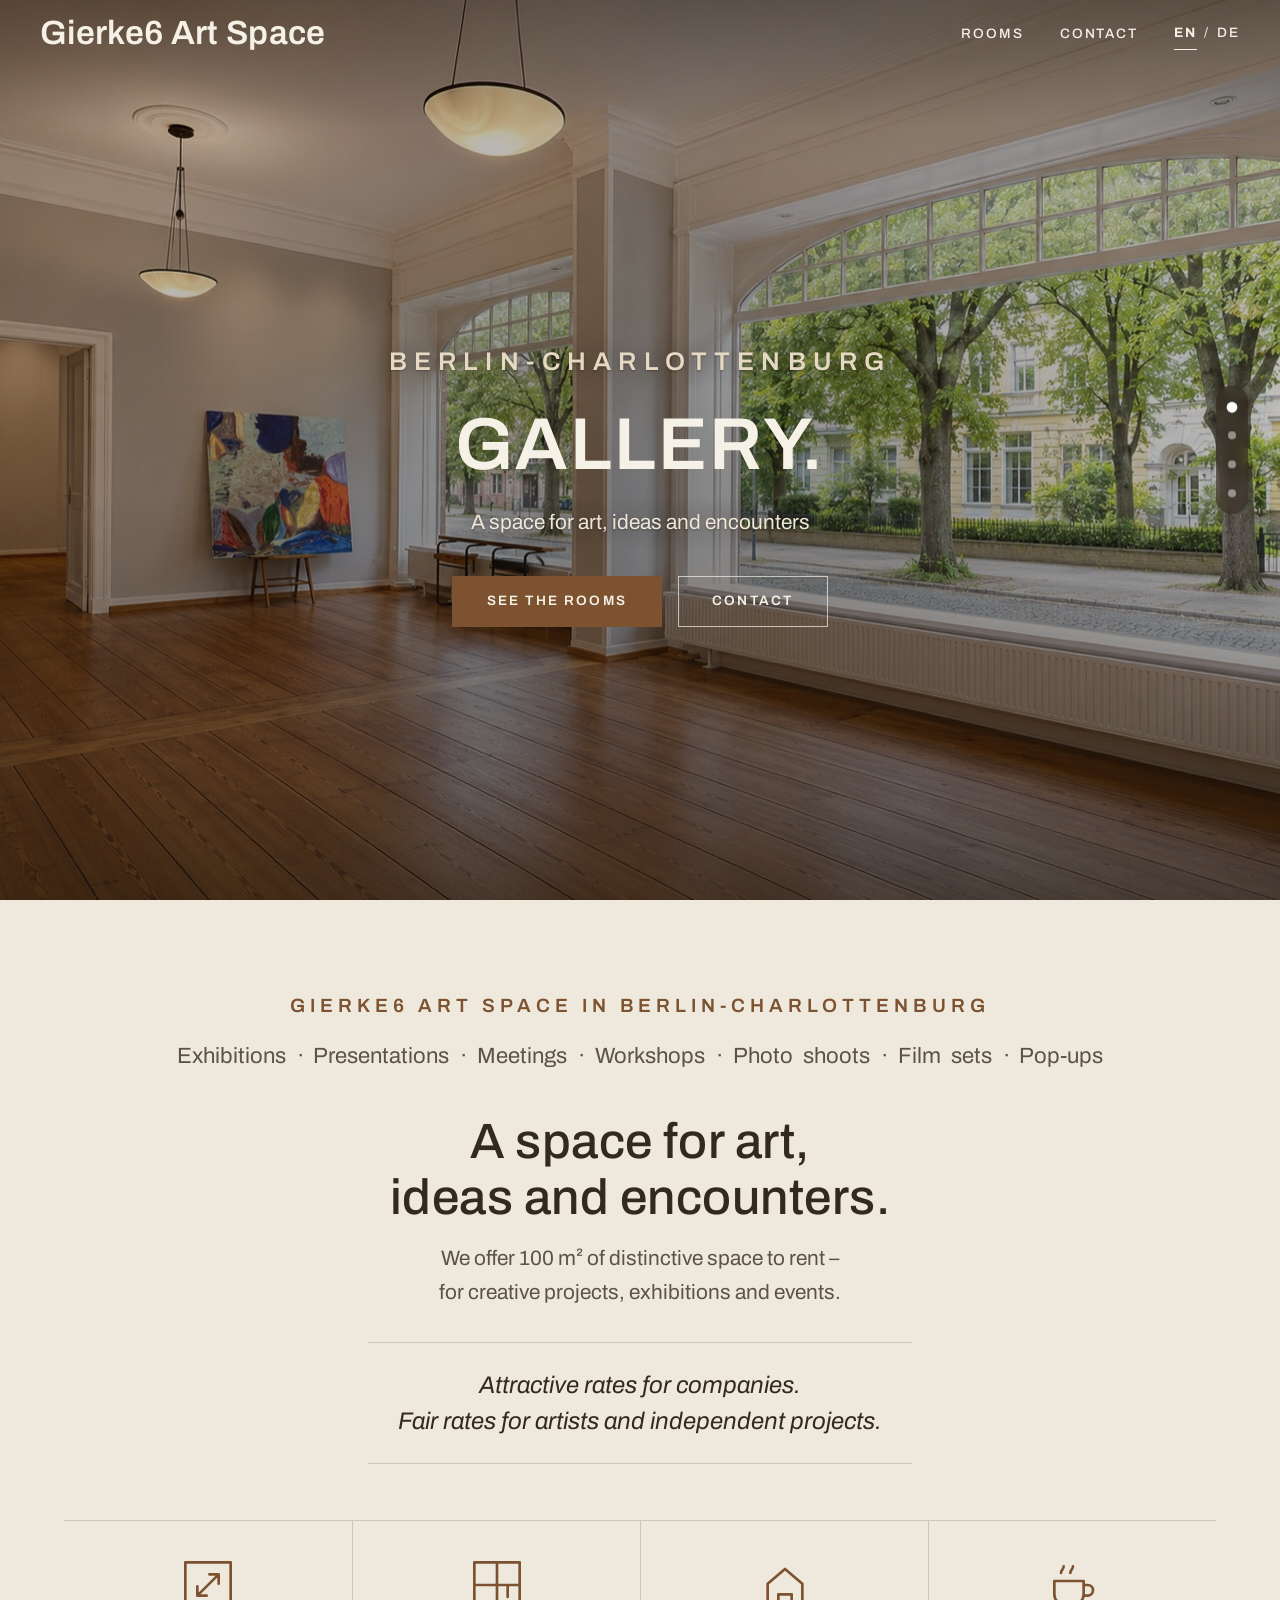
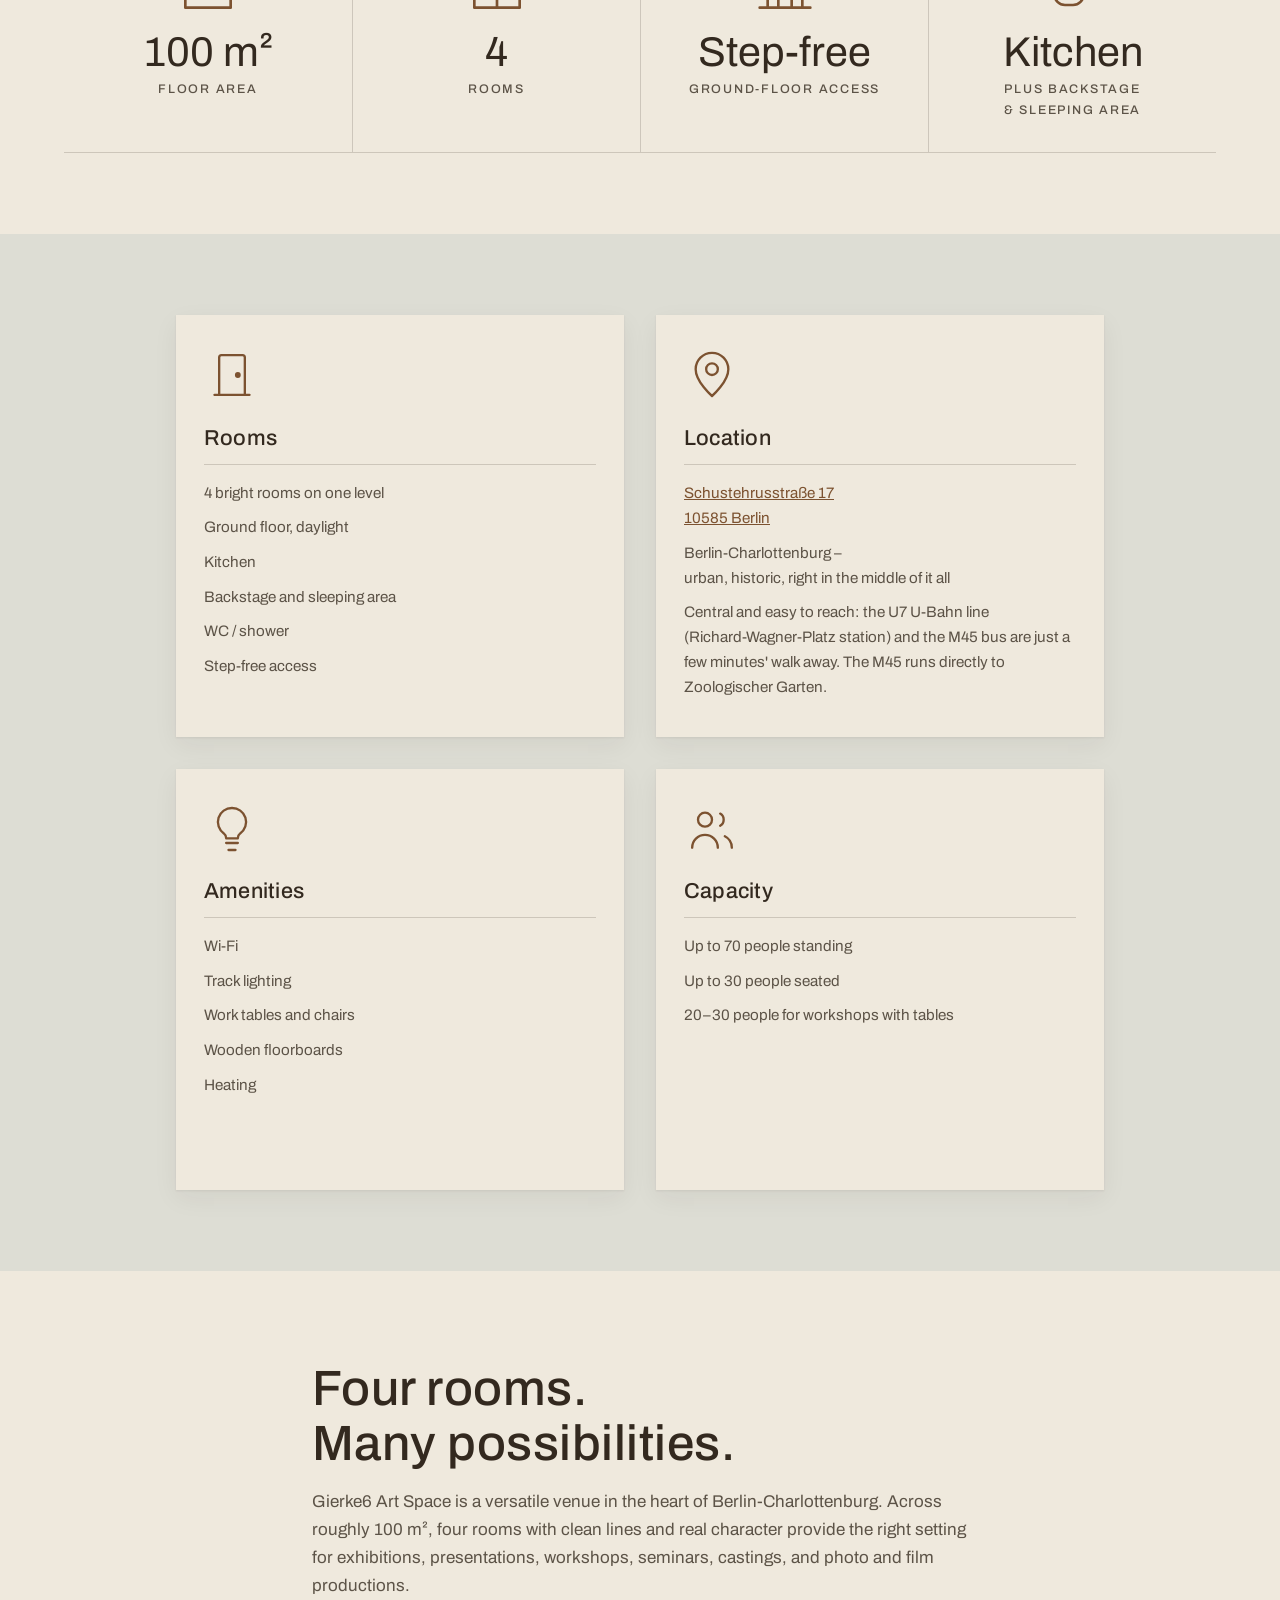
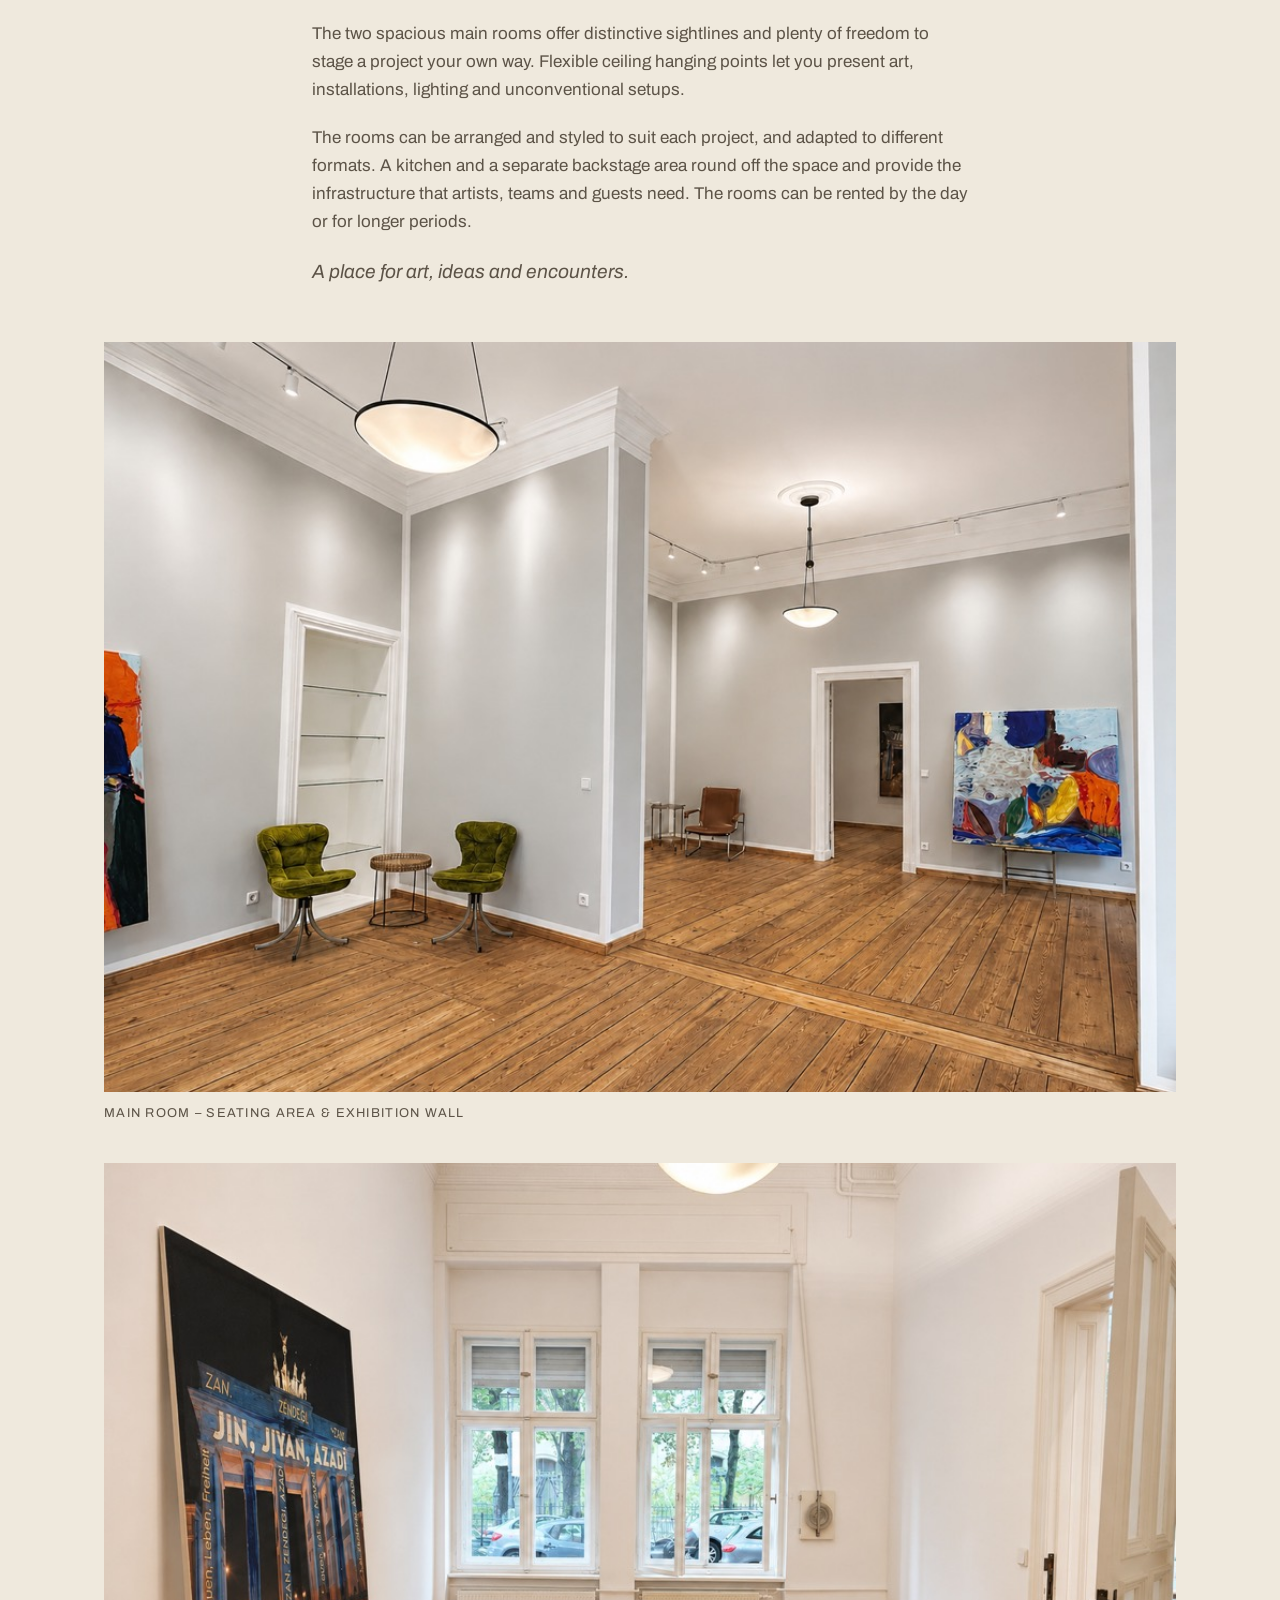
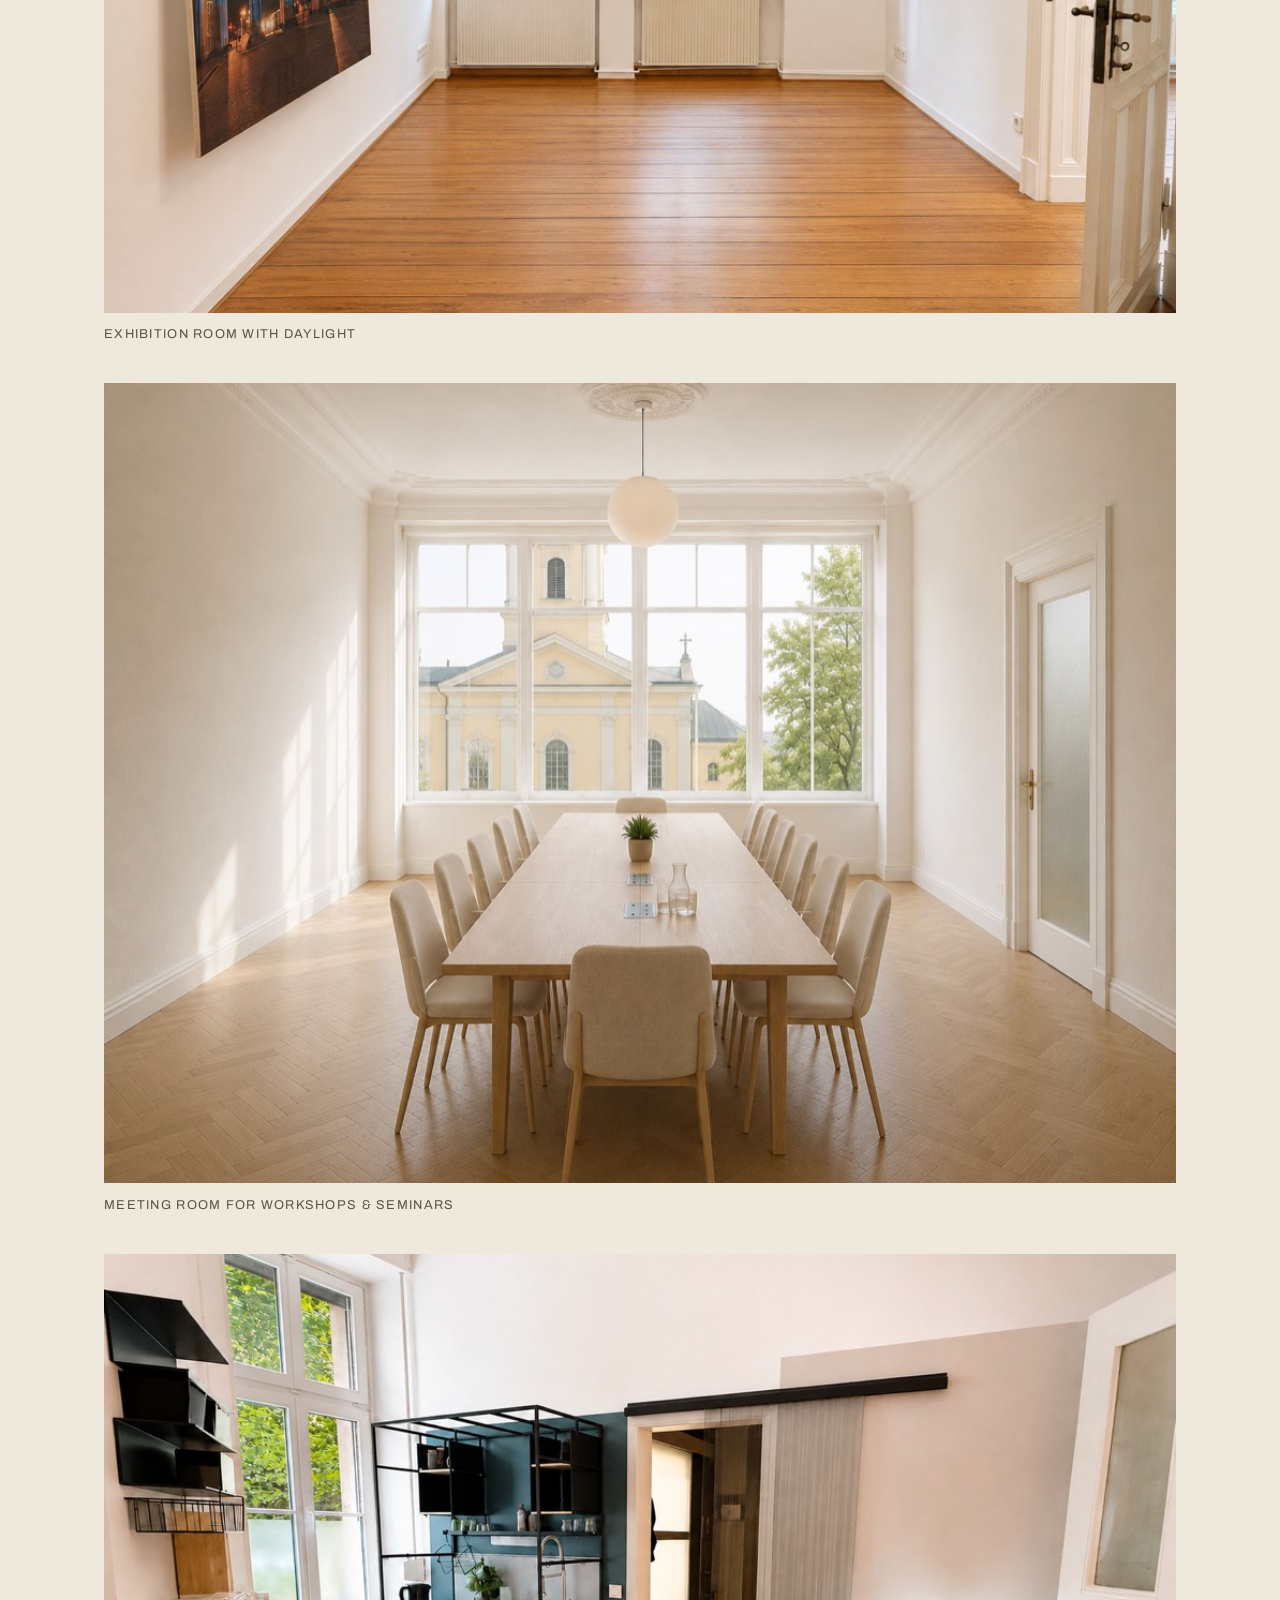
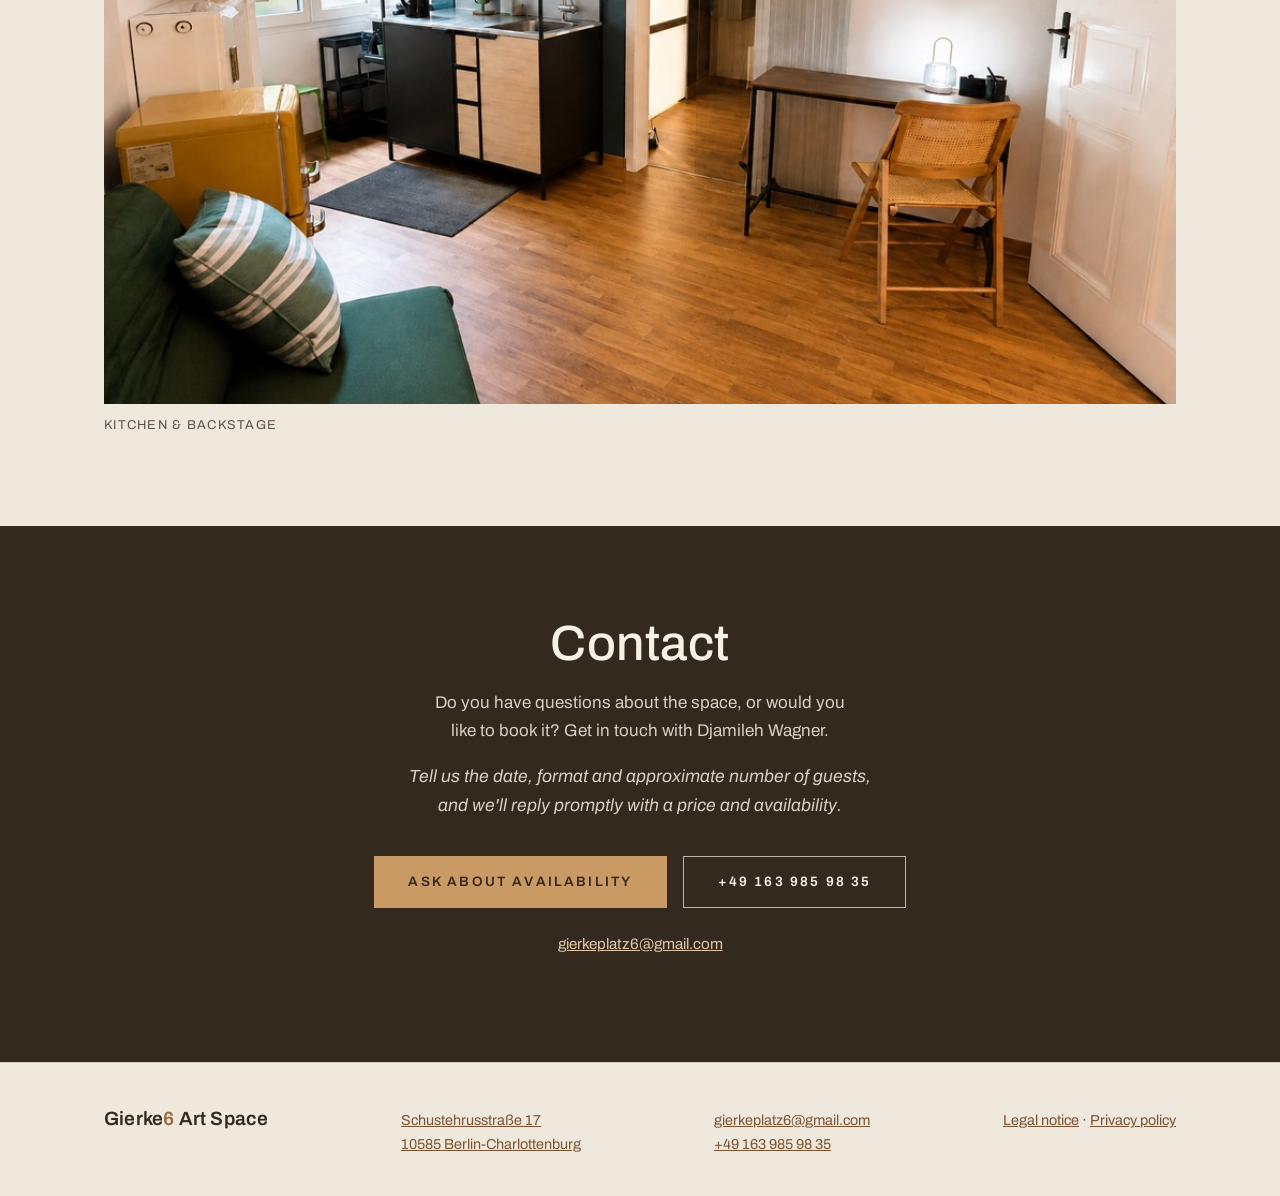
<file: index.html>
<!DOCTYPE html>
<html lang="en">
<head>
  <meta charset="UTF-8">
  <meta name="viewport" content="width=device-width, initial-scale=1.0">
  <title>Rent a Gallery &amp; Event Space in Berlin-Charlottenburg – Gierke6</title>
  <meta name="description" content="Rent a 100 m² gallery and event space in Berlin-Charlottenburg for exhibitions, meetings, workshops and photo or film shoots. Ask for dates and prices.">
  <meta property="og:title" content="Gierke6 Art Space – A space for art, ideas and encounters">
  <meta property="og:description" content="100 m², 4 bright rooms to rent in Berlin-Charlottenburg – for exhibitions, meetings, workshops and photo or film shoots.">
  <meta property="og:site_name" content="Gierke6 Art Space">
  <meta property="og:image" content="https://gierke6artspace.de/img/galerie-charlottenburg-hauptraum-fenster-1600.jpg">
  <meta property="og:image:width" content="1600">
  <meta property="og:image:height" content="900">
  <meta property="og:image:alt" content="Bright gallery room with a wide arched window onto a tree-lined street, plaster moldings and a painting on wooden floorboards">
  <meta name="twitter:card" content="summary_large_image">
  <meta name="twitter:title" content="Gierke6 Art Space – Gallery &amp; Event Space in Berlin-Charlottenburg">
  <meta name="twitter:description" content="100 m², 4 bright rooms to rent – for exhibitions, meetings, workshops and photo or film shoots.">
  <meta name="twitter:image" content="https://gierke6artspace.de/img/galerie-charlottenburg-hauptraum-fenster-1600.jpg">
  <meta name="theme-color" content="#EFE9DD">
  <meta name="format-detection" content="address=no">
  <meta property="og:url" content="https://gierke6artspace.de/">
  <meta property="og:type" content="website">
  <meta property="og:locale" content="en_US">
  <meta property="og:locale:alternate" content="de_DE">
  <link rel="canonical" href="https://gierke6artspace.de/">
  <link rel="alternate" hreflang="en" href="https://gierke6artspace.de/">
  <link rel="alternate" hreflang="de" href="https://gierke6artspace.de/de/">
  <link rel="alternate" hreflang="x-default" href="https://gierke6artspace.de/">
  <script>document.documentElement.classList.add('js');</script>
  <script type="application/ld+json">
  {
    "@context": "https://schema.org",
    "@type": ["LocalBusiness", "EventVenue"],
    "name": "Gierke6 Art Space",
    "description": "Gallery and event space in Berlin-Charlottenburg: 100 m², 4 bright rooms to rent for exhibitions, meetings, workshops, seminars, photo and film productions. Viewings by appointment.",
    "url": "https://gierke6artspace.de/",
    "availableLanguage": ["en", "de"],
    "image": "https://gierke6artspace.de/img/galerie-charlottenburg-hauptraum-fenster-1600.jpg",
    "email": "gierkeplatz6@gmail.com",
    "telephone": "+491639859835",
    "priceRange": "On request",
    "address": {
      "@type": "PostalAddress",
      "streetAddress": "Schustehrusstraße 17",
      "postalCode": "10585",
      "addressLocality": "Berlin",
      "addressRegion": "Berlin",
      "addressCountry": "DE"
    },
    "geo": { "@type": "GeoCoordinates", "latitude": 52.51714, "longitude": 13.30342 },
    "hasMap": "https://www.google.com/maps/search/?api=1&query=Schustehrusstra%C3%9Fe%2017%2C%2010585%20Berlin",
    "maximumAttendeeCapacity": 70,
    "isAccessibleForFree": false,
    "sameAs": [
      "https://gierke6contemporary.de/",
      "https://www.instagram.com/gierke_6/"
    ],
    "founder": { "@type": "Person", "name": "Djamileh Wagner" }
  }
  </script>
  <link rel="preload" href="fonts/archivo-latin-400-normal.woff2" as="font" type="font/woff2" crossorigin>
  <link rel="preload" href="fonts/archivo-latin-600-normal.woff2" as="font" type="font/woff2" crossorigin>
  <link rel="stylesheet" href="css/style.css?v=20260919-2">
  <link rel="icon" href="data:image/svg+xml,<svg xmlns='http://www.w3.org/2000/svg' viewBox='0 0 100 100'><rect width='100' height='100' fill='%23EFE9DD'/><text x='50' y='72' font-size='64' text-anchor='middle' font-family='Georgia,serif' fill='%2333291F'>G6</text></svg>">
</head>
<body>

<header class="site-header over-hero" id="top">
  <a class="wordmark" href="#top">Gierke<span>6</span> Art Space</a>
  <nav class="site-nav" aria-label="Main navigation">
    <button class="nav-toggle" aria-expanded="false" aria-controls="nav-list" aria-label="Open menu" data-label-open="Open menu" data-label-close="Close menu">
      <span></span><span></span>
    </button>
    <ul id="nav-list" class="nav-list">
      <li><a href="#rooms">Rooms</a></li>
      <li><a href="#contact">Contact</a></li>
    </ul>
    <div class="lang-switch" role="group" aria-label="Language">
      <a href="index.html" lang="en" hreflang="en" aria-label="English" title="English" aria-current="page">EN</a>
      <span aria-hidden="true">/</span>
      <a href="de/index.html" lang="de" hreflang="de" aria-label="Deutsch" title="Deutsch">DE</a>
    </div>
  </nav>
</header>

<nav class="section-dots" aria-label="Page sections">
  <a href="#start"><span class="dot" aria-hidden="true"></span><span class="dot-label">Start</span></a>
  <a href="#overview"><span class="dot" aria-hidden="true"></span><span class="dot-label">Overview</span></a>
  <a href="#rooms"><span class="dot" aria-hidden="true"></span><span class="dot-label">Rooms</span></a>
  <a href="#contact"><span class="dot" aria-hidden="true"></span><span class="dot-label">Contact</span></a>
</nav>

<main>

  <!-- ============ HERO ============ -->
  <section class="hero" id="start">
    <img class="hero-img" src="img/galerie-charlottenburg-hauptraum-fenster-1600.jpg" srcset="img/galerie-charlottenburg-hauptraum-fenster-800.jpg 800w, img/galerie-charlottenburg-hauptraum-fenster-1200.jpg 1200w, img/galerie-charlottenburg-hauptraum-fenster-1600.jpg 1600w" sizes="100vw" alt="Bright gallery room with a wide arched window onto a tree-lined street, plaster moldings and a painting on wooden floorboards" width="1600" height="900" fetchpriority="high">
    <div class="hero-scrim" aria-hidden="true"></div>
    <div class="hero-content">
      <p class="hero-kicker">Berlin-Charlottenburg</p>
      <h1><span class="hero-title">Gallery. Meetings. <br class="br-lg">Workshops. Productions.</span></h1>
      <p class="hero-sub">A space for art, ideas and encounters</p>
      <div class="hero-actions">
        <a class="btn btn-solid" href="#rooms">See the rooms</a>
        <a class="btn btn-ghost" href="#contact">Contact</a>
      </div>
    </div>
  </section>

  <!-- ============ INTRO ============ -->
  <section class="intro" id="overview">
    <div class="container narrow">
      <p class="eyebrow reveal">Gierke6 Art Space in <span class="nb">Berlin-Charlottenburg</span></p>
      <p class="use-list reveal"><span class="nb">Exhibitions&ensp;·</span> <span class="nb">Presentations&ensp;·</span> <span class="nb">Meetings&ensp;·</span> <span class="nb">Workshops&ensp;·</span> <span class="nb">Photo shoots&ensp;·</span> <span class="nb">Film sets&ensp;·</span> <span class="nb">Pop-ups</span></p>
      <h2 class="reveal">A space for art, ideas and&nbsp;encounters.</h2>
      <p class="lede reveal">We offer 100&nbsp;m² of distinctive space to rent – for creative projects, exhibitions and events.</p>
      <p class="conditions reveal">Attractive rates for companies.<br>Fair rates for artists and independent projects.</p>
    </div>
    <div class="fact-strip reveal" role="list">
      <div class="fact" role="listitem">
        <svg class="fact-icon" viewBox="0 0 24 24" fill="none" stroke="currentColor" stroke-width="1" stroke-linecap="round" stroke-linejoin="round" aria-hidden="true"><rect x="3.5" y="3.5" width="17" height="17"/><path d="M8 16 16 8M8 16v-3.5M8 16h3.5M16 8v3.5M16 8h-3.5"/></svg>
        <span class="fact-num">100&nbsp;m²</span><span class="fact-label">Floor area</span>
      </div>
      <div class="fact" role="listitem">
        <svg class="fact-icon" viewBox="0 0 24 24" fill="none" stroke="currentColor" stroke-width="1" stroke-linecap="round" stroke-linejoin="round" aria-hidden="true"><rect x="3.5" y="3.5" width="17" height="17"/><path d="M12 3.5V12m0 0H3.5M12 12h8.5M12 12v8.5M16 12v4.5"/></svg>
        <span class="fact-num">4</span><span class="fact-label">Rooms</span>
      </div>
      <div class="fact" role="listitem">
        <svg class="fact-icon" viewBox="0 0 24 24" fill="none" stroke="currentColor" stroke-width="1" stroke-linecap="round" stroke-linejoin="round" aria-hidden="true"><path d="M2.5 20.5h19M5.5 20.5v-9L12 6l6.5 5.5v9M9.5 20.5v-5h5v5"/></svg>
        <span class="fact-num">Step-free</span><span class="fact-label">Ground-floor access</span>
      </div>
      <div class="fact" role="listitem">
        <svg class="fact-icon" viewBox="0 0 24 24" fill="none" stroke="currentColor" stroke-width="1" stroke-linecap="round" stroke-linejoin="round" aria-hidden="true"><path d="M5 10.5h11v5a4 4 0 0 1-4 4H9a4 4 0 0 1-4-4v-5ZM16 12h1.5a2 2 0 0 1 0 4H16M7.5 7.5c0-1.2 1-1.3 1-2.5M11 7.5c0-1.2 1-1.3 1-2.5"/></svg>
        <span class="fact-num">Kitchen</span><span class="fact-label">plus backstage &amp; sleeping area</span>
      </div>
    </div>
  </section>

  <!-- ============ WALL LABELS / FACTS ============ -->
  <section class="labels-section">
    <div class="container">
      <h2 class="sr-only">The space at a glance: rooms, location, amenities and capacity</h2>
      <ul class="label-grid">
        <li class="wall-label reveal">
          <svg class="label-icon" viewBox="0 0 24 24" fill="none" stroke="currentColor" stroke-width="1" stroke-linecap="round" stroke-linejoin="round" aria-hidden="true"><path d="M4.5 20.5h15M6.5 20.5v-16a1 1 0 0 1 1-1h9a1 1 0 0 1 1 1v16"/><circle cx="14.5" cy="12" r="0.75" fill="currentColor"/></svg>
          <h3>Rooms</h3>
          <ul>
            <li>4 bright rooms on one level</li>
            <li>Ground floor, daylight</li>
            <li>Kitchen</li>
            <li>Backstage and sleeping area</li>
            <li>WC / shower</li>
            <li>Step-free access</li>
          </ul>
        </li>
        <li class="wall-label reveal">
          <svg class="label-icon" viewBox="0 0 24 24" fill="none" stroke="currentColor" stroke-width="1" stroke-linecap="round" stroke-linejoin="round" aria-hidden="true"><path d="M12 21s7-6.1 7-11.5a7 7 0 1 0-14 0C5 14.9 12 21 12 21Z"/><circle cx="12" cy="9.5" r="2.5"/></svg>
          <h3>Location</h3>
          <ul>
            <li><a href="https://www.google.com/maps/search/?api=1&amp;query=Schustehrusstra%C3%9Fe%2017%2C%2010585%20Berlin" target="_blank" rel="noopener" aria-label="Schustehrusstraße 17, 10585 Berlin – open in Google Maps (opens in a new tab)">Schustehrusstraße 17<br>10585 Berlin</a></li>
            <li>Berlin-Charlottenburg –<br>urban, historic, right in the middle of it all</li>
            <li>Central and easy to reach: the U7 U-Bahn line (<span class="nb">Richard-Wagner-Platz</span> station) and the M45 bus are just a few minutes' walk away. The M45 runs directly to Zoologischer&nbsp;Garten.</li>
          </ul>
        </li>
        <li class="wall-label reveal">
          <svg class="label-icon" viewBox="0 0 24 24" fill="none" stroke="currentColor" stroke-width="1" stroke-linecap="round" stroke-linejoin="round" aria-hidden="true"><path d="M9.5 18h5M10.5 21h3M12 3a6 6 0 0 1 3.5 10.9c-.8.6-1 1.4-1 2.1h-5c0-.7-.2-1.5-1-2.1A6 6 0 0 1 12 3Z"/></svg>
          <h3>Amenities</h3>
          <ul>
            <li>Wi-Fi</li>
            <li>Track lighting</li>
            <li>Work tables and chairs</li>
            <li>Wooden floorboards</li>
            <li>Heating</li>
          </ul>
        </li>
        <li class="wall-label reveal">
          <svg class="label-icon" viewBox="0 0 24 24" fill="none" stroke="currentColor" stroke-width="1" stroke-linecap="round" stroke-linejoin="round" aria-hidden="true"><circle cx="9" cy="8" r="3"/><path d="M3.5 20a5.5 5.5 0 0 1 11 0M15.5 5.4a3 3 0 0 1 0 5.2M17.5 15.1a5.5 5.5 0 0 1 3 4.9"/></svg>
          <h3>Capacity</h3>
          <ul>
            <li>Up to 70 people standing</li>
            <li>Up to 30 people seated</li>
            <li>20–30 people for workshops with tables</li>
          </ul>
        </li>
      </ul>
    </div>
  </section>

  <!-- ============ FOUR ROOMS ============ -->
  <section class="rooms" id="rooms">
    <div class="container narrow">
      <h2 class="reveal">Four rooms.<br>Many possibilities.</h2>
      <div class="rooms-text reveal">
        <p>Gierke6 Art Space is a versatile venue in the heart of Berlin-Charlottenburg. Across roughly 100&nbsp;m², four rooms with clean lines and real character provide the right setting for exhibitions, presentations, workshops, seminars, castings, and photo and film productions.</p>
        <p>The two spacious main rooms offer distinctive sightlines and plenty of freedom to stage a project your own way. Flexible ceiling hanging points let you present art, installations, lighting and unconventional setups.</p>
        <p>The rooms can be arranged and styled to suit each project, and adapted to different formats. A kitchen and a separate backstage area round off the space and provide the infrastructure that artists, teams and guests need. The rooms can be rented by the day or for longer periods.</p>
        <p class="rooms-closing">A place for art, ideas and encounters.</p>
      </div>
    </div>
    <div class="gallery container">
      <figure class="reveal">
        <img src="img/galerie-charlottenburg-raum-sitzecke.jpg" alt="Gallery room with a seating area, a wall niche with glass shelves and paintings on the walls" width="1000" height="750" loading="lazy">
        <figcaption>Main room – seating area &amp; exhibition wall</figcaption>
      </figure>
      <figure class="reveal">
        <img src="img/galerie-charlottenburg-ausstellungsraum.jpg" alt="Exhibition room with a large painting and windows onto the street" width="1000" height="750" loading="lazy">
        <figcaption>Exhibition room with daylight</figcaption>
      </figure>
      <figure class="reveal">
        <img src="img/galerie-charlottenburg-meetingraum.jpg" alt="Meeting room with a long table, chairs and a view of greenery" width="1000" height="800" loading="lazy">
        <figcaption>Meeting room for workshops &amp; seminars</figcaption>
      </figure>
      <figure class="reveal">
        <img src="img/galerie-charlottenburg-kueche-backstage.jpg" alt="Kitchenette, sofa and desk in the backstage and sleeping area" width="1000" height="750" loading="lazy">
        <figcaption>Kitchen &amp; backstage</figcaption>
      </figure>
    </div>
  </section>

  <!-- ============ CONTACT ============ -->
  <section class="contact" id="contact">
    <div class="container narrow">
      <h2 class="reveal">Contact</h2>
      <p class="reveal">Do you have questions about the space, or would you like to book it? Get in touch with Djamileh Wagner.</p>
      <p class="contact-hint reveal">Tell us the date, format and approximate number of guests, and we'll reply promptly with a price and availability.</p>
      <div class="contact-actions reveal">
        <a class="btn btn-solid" href="mailto:gierkeplatz6@gmail.com?subject=Venue%20inquiry%3A%20Gierke6%20Art%20Space">Ask about availability</a>
        <a class="btn btn-ghost" href="tel:+491639859835">+49&nbsp;163&nbsp;985&nbsp;98&nbsp;35</a>
      </div>
      <p class="contact-mail reveal"><a href="mailto:gierkeplatz6@gmail.com">gierkeplatz6@gmail.com</a></p>
    </div>
  </section>

</main>

<footer class="site-footer">
  <div class="container footer-grid">
    <p class="footer-wordmark">Gierke<span>6</span> Art Space</p>
    <p><a href="https://www.google.com/maps/search/?api=1&amp;query=Schustehrusstra%C3%9Fe%2017%2C%2010585%20Berlin" target="_blank" rel="noopener" aria-label="Schustehrusstraße 17, 10585 Berlin – open in Google Maps (opens in a new tab)">Schustehrusstraße 17<br>10585 Berlin-Charlottenburg</a></p>
    <p><a href="mailto:gierkeplatz6@gmail.com">gierkeplatz6@gmail.com</a><br><a href="tel:+491639859835">+49&nbsp;163&nbsp;985&nbsp;98&nbsp;35</a></p>
    <p><a href="impressum.html">Legal notice</a> · <a href="datenschutz.html">Privacy policy</a></p>
  </div>
</footer>

<script src="js/main.js?v=20260919-2"></script>
</body>
</html>
</file>
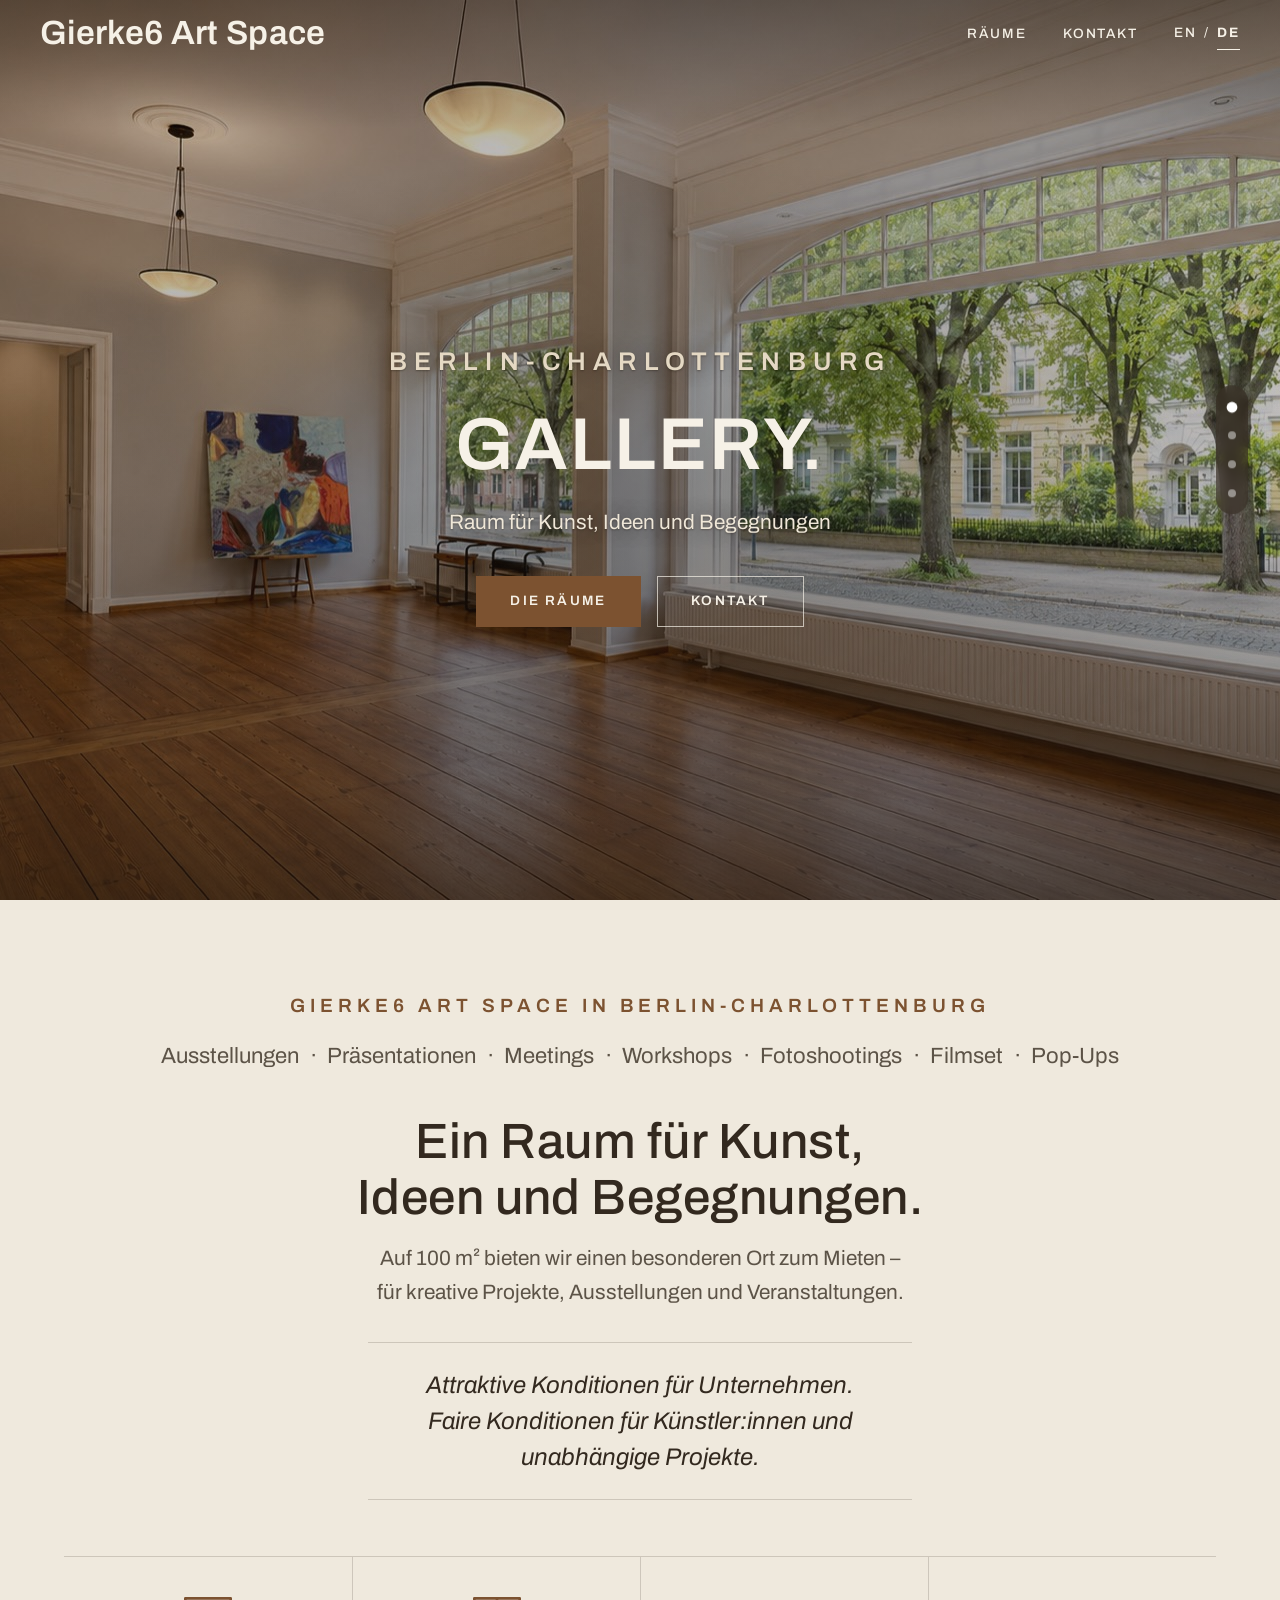
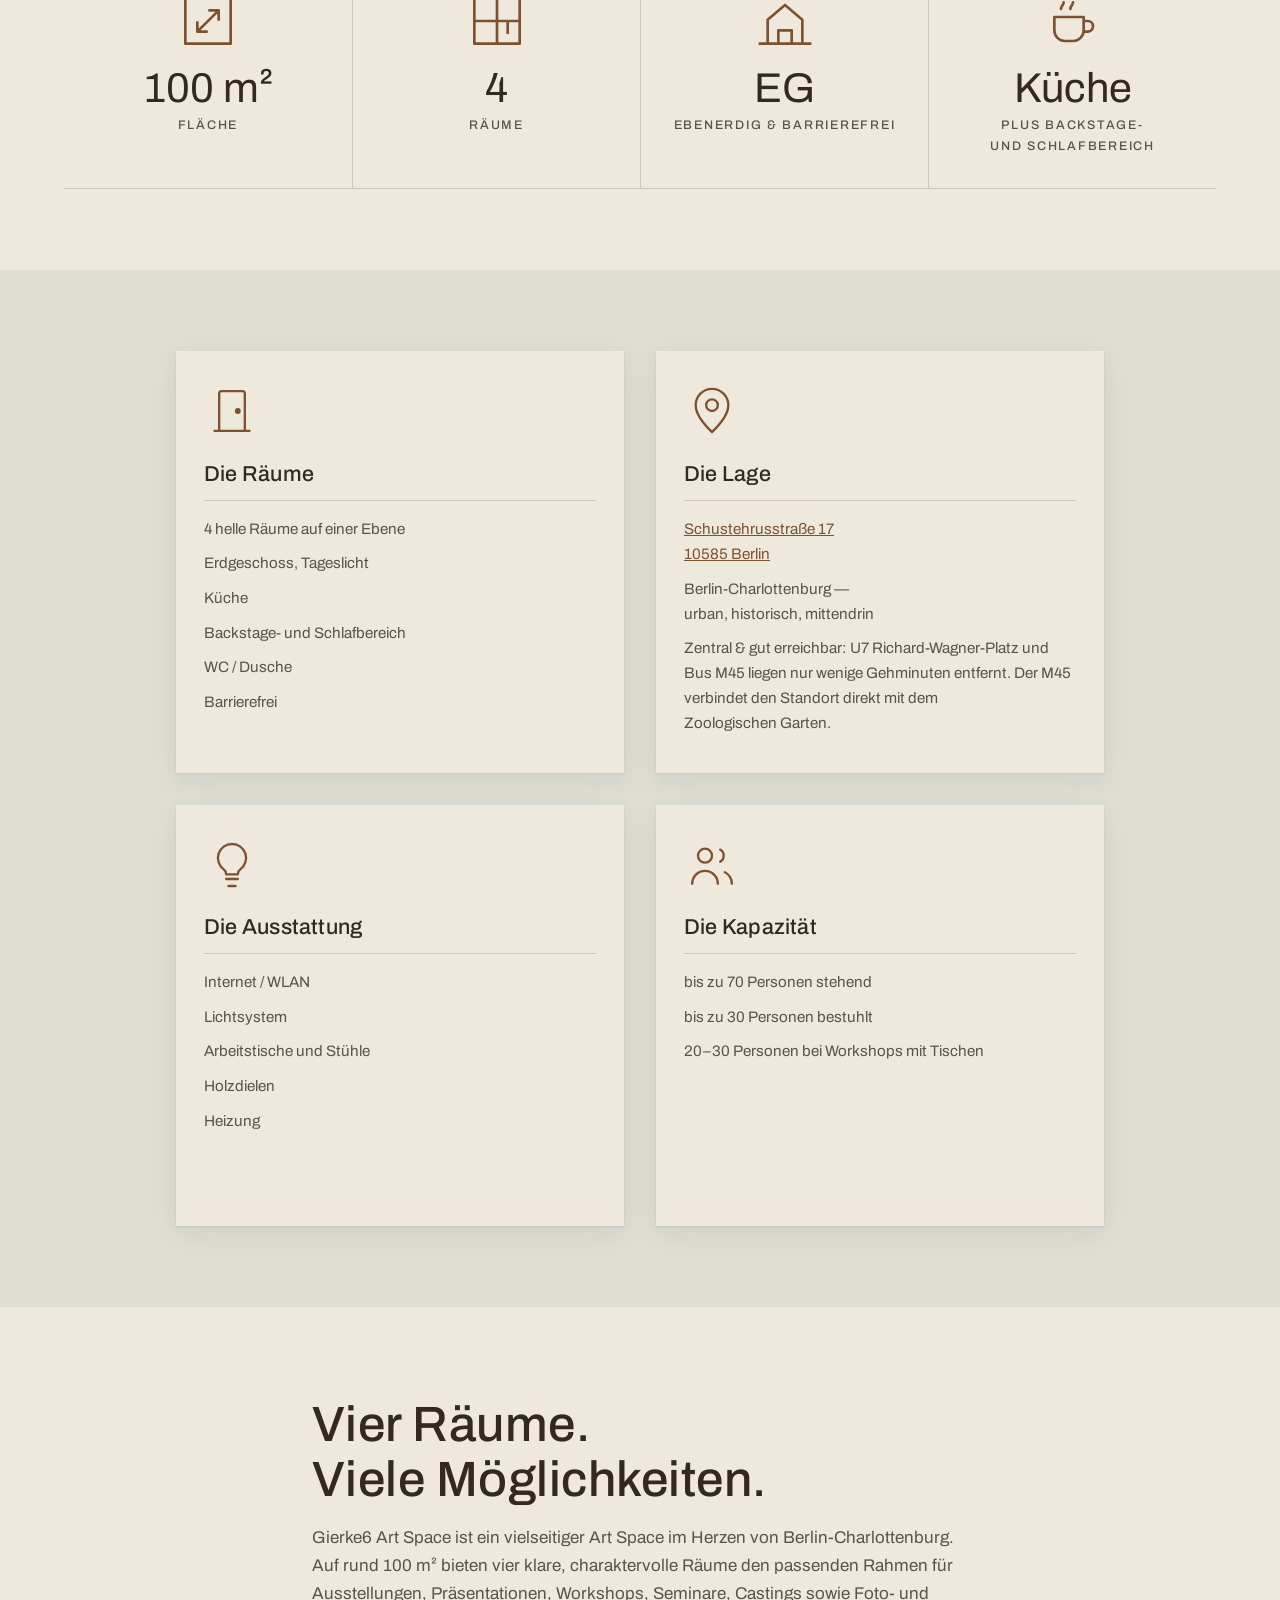
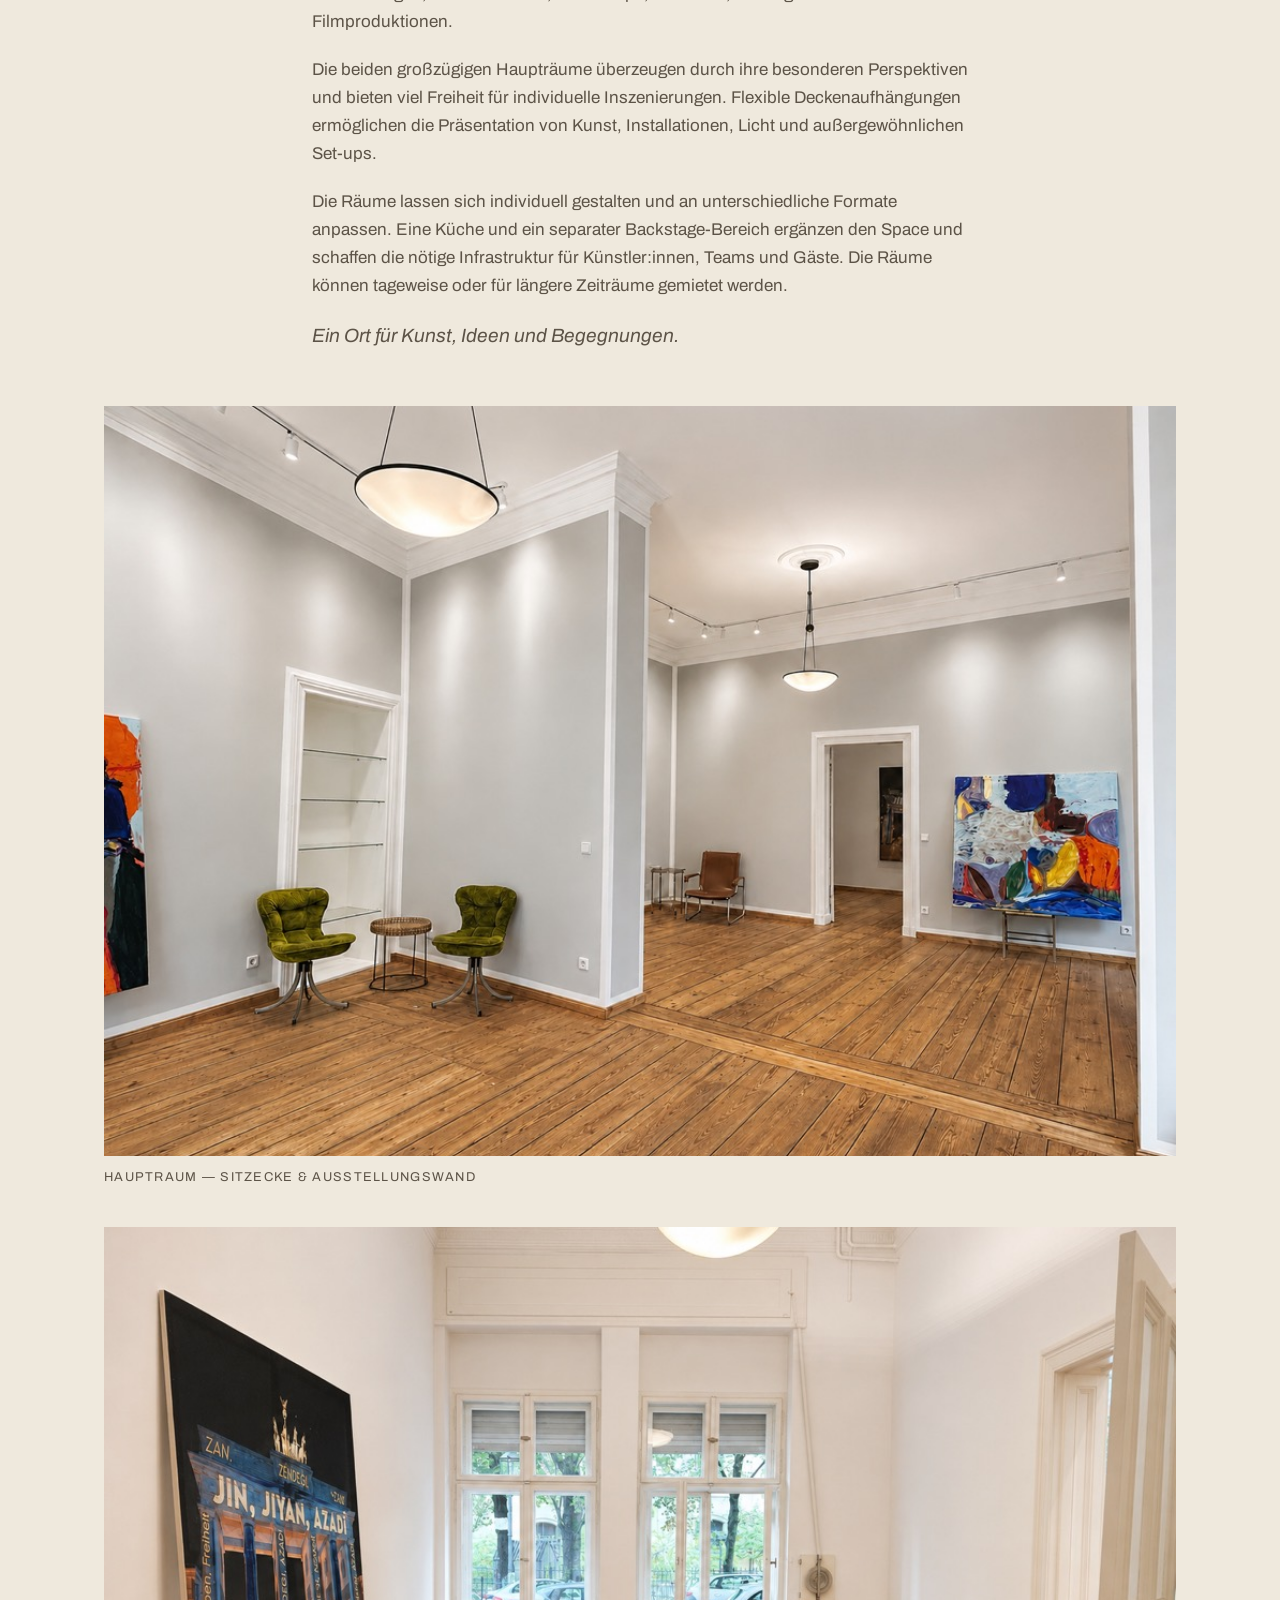
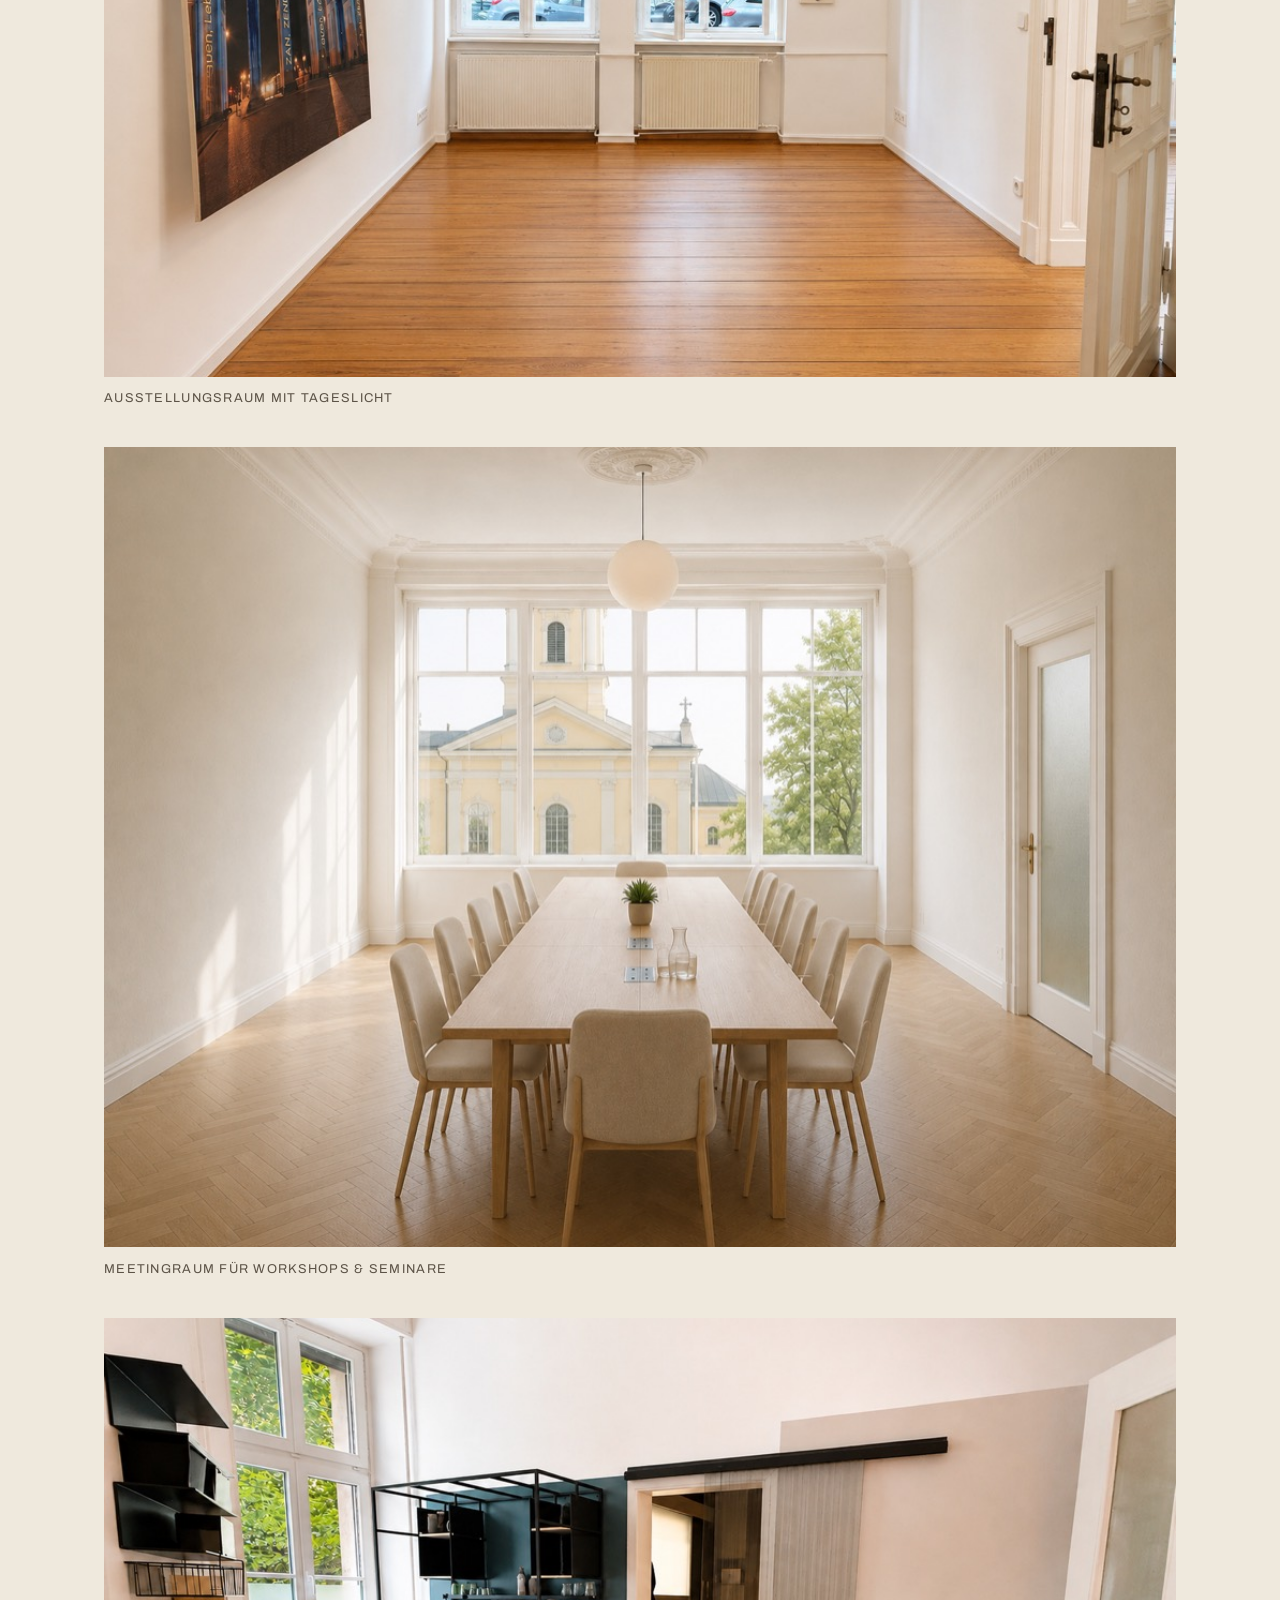
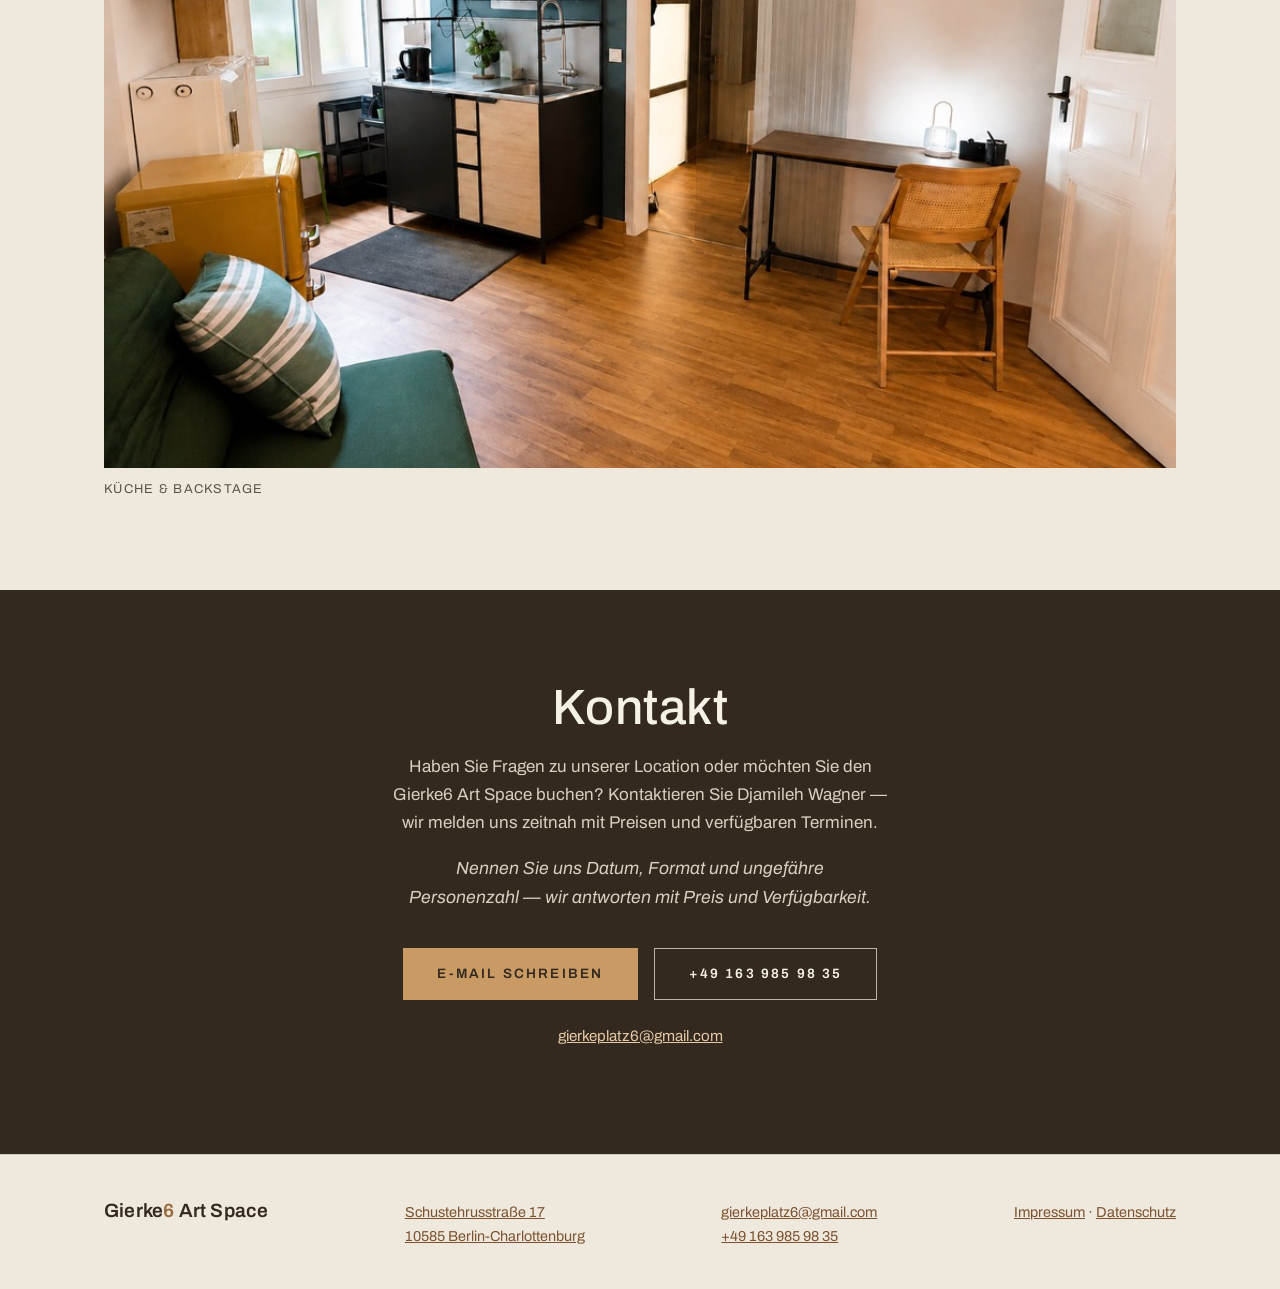
<file: de/index.html>
<!DOCTYPE html>
<html lang="de">
<head>
  <meta charset="UTF-8">
  <meta name="viewport" content="width=device-width, initial-scale=1.0">
  <title>Galerie &amp; Eventraum mieten in Berlin-Charlottenburg – Gierke6 Art Space</title>
  <meta name="description" content="100 m², 4 helle Räume in Berlin-Charlottenburg mieten – für Ausstellungen, Meetings, Workshops, Seminare, Foto- und Filmproduktionen. Jetzt anfragen.">
  <meta property="og:title" content="Gierke6 Art Space – Raum für Kunst, Ideen und Begegnungen">
  <meta property="og:description" content="100 m², 4 helle Räume in Berlin-Charlottenburg zu mieten – für Ausstellungen, Meetings, Workshops und Produktionen.">
  <meta property="og:site_name" content="Gierke6 Art Space">
  <meta property="og:image" content="https://gierke6artspace.de/img/galerie-charlottenburg-hauptraum-fenster-1600.jpg">
  <meta property="og:image:width" content="1600">
  <meta property="og:image:height" content="900">
  <meta property="og:image:alt" content="Heller Galerieraum mit hohen Bogenfenstern, Stuck und Kunstwerken auf Holzdielen">
  <meta name="twitter:card" content="summary_large_image">
  <meta name="twitter:title" content="Gierke6 Art Space – Galerie &amp; Eventraum in Berlin-Charlottenburg">
  <meta name="twitter:description" content="100 m², 4 helle Räume zu mieten – für Ausstellungen, Meetings, Workshops und Produktionen.">
  <meta name="twitter:image" content="https://gierke6artspace.de/img/galerie-charlottenburg-hauptraum-fenster-1600.jpg">
  <meta name="theme-color" content="#EFE9DD">
  <meta name="format-detection" content="address=no">
  <meta property="og:url" content="https://gierke6artspace.de/de/">
  <meta property="og:type" content="website">
  <meta property="og:locale" content="de_DE">
  <meta property="og:locale:alternate" content="en_US">
  <link rel="canonical" href="https://gierke6artspace.de/de/">
  <link rel="alternate" hreflang="en" href="https://gierke6artspace.de/">
  <link rel="alternate" hreflang="de" href="https://gierke6artspace.de/de/">
  <link rel="alternate" hreflang="x-default" href="https://gierke6artspace.de/">
  <script>document.documentElement.classList.add('js');</script>
  <script type="application/ld+json">
  {
    "@context": "https://schema.org",
    "@type": ["LocalBusiness", "EventVenue"],
    "name": "Gierke6 Art Space",
    "description": "Galerie- und Eventraum in Berlin-Charlottenburg: 100 m², 4 helle Räume zu mieten für Ausstellungen, Meetings, Workshops, Seminare, Foto- und Filmproduktionen. Termine nach Vereinbarung.",
    "url": "https://gierke6artspace.de/de/",
    "availableLanguage": ["en", "de"],
    "image": "https://gierke6artspace.de/img/galerie-charlottenburg-hauptraum-fenster-1600.jpg",
    "email": "gierkeplatz6@gmail.com",
    "telephone": "+491639859835",
    "priceRange": "auf Anfrage",
    "address": {
      "@type": "PostalAddress",
      "streetAddress": "Schustehrusstraße 17",
      "postalCode": "10585",
      "addressLocality": "Berlin",
      "addressRegion": "Berlin",
      "addressCountry": "DE"
    },
    "geo": { "@type": "GeoCoordinates", "latitude": 52.51714, "longitude": 13.30342 },
    "hasMap": "https://www.google.com/maps/search/?api=1&query=Schustehrusstra%C3%9Fe%2017%2C%2010585%20Berlin",
    "maximumAttendeeCapacity": 70,
    "isAccessibleForFree": false,
    "sameAs": [
      "https://gierke6contemporary.de/",
      "https://www.instagram.com/gierke_6/"
    ],
    "founder": { "@type": "Person", "name": "Djamileh Wagner" }
  }
  </script>
  <link rel="preload" href="../fonts/archivo-latin-400-normal.woff2" as="font" type="font/woff2" crossorigin>
  <link rel="preload" href="../fonts/archivo-latin-600-normal.woff2" as="font" type="font/woff2" crossorigin>
  <link rel="stylesheet" href="../css/style.css?v=20260919-2">
  <link rel="icon" href="data:image/svg+xml,<svg xmlns='http://www.w3.org/2000/svg' viewBox='0 0 100 100'><rect width='100' height='100' fill='%23EFE9DD'/><text x='50' y='72' font-size='64' text-anchor='middle' font-family='Georgia,serif' fill='%2333291F'>G6</text></svg>">
</head>
<body>

<header class="site-header over-hero" id="top">
  <a class="wordmark" href="#top">Gierke<span>6</span> Art Space</a>
  <nav class="site-nav" aria-label="Hauptnavigation">
    <button class="nav-toggle" aria-expanded="false" aria-controls="nav-list" aria-label="Menü öffnen" data-label-open="Menü öffnen" data-label-close="Menü schließen">
      <span></span><span></span>
    </button>
    <ul id="nav-list" class="nav-list">
      <li><a href="#raeume">Räume</a></li>
      <li><a href="#kontakt">Kontakt</a></li>
    </ul>
    <div class="lang-switch" role="group" aria-label="Sprache">
      <a href="../index.html" lang="en" hreflang="en" aria-label="English" title="English">EN</a>
      <span aria-hidden="true">/</span>
      <a href="index.html" lang="de" hreflang="de" aria-label="Deutsch" title="Deutsch" aria-current="page">DE</a>
    </div>
  </nav>
</header>

<nav class="section-dots" aria-label="Seitenbereiche">
  <a href="#start"><span class="dot" aria-hidden="true"></span><span class="dot-label">Start</span></a>
  <a href="#ueberblick"><span class="dot" aria-hidden="true"></span><span class="dot-label">Überblick</span></a>
  <a href="#raeume"><span class="dot" aria-hidden="true"></span><span class="dot-label">Räume</span></a>
  <a href="#kontakt"><span class="dot" aria-hidden="true"></span><span class="dot-label">Kontakt</span></a>
</nav>

<main>

  <!-- ============ HERO ============ -->
  <section class="hero" id="start">
    <img class="hero-img" src="../img/galerie-charlottenburg-hauptraum-fenster-1600.jpg" srcset="../img/galerie-charlottenburg-hauptraum-fenster-800.jpg 800w, ../img/galerie-charlottenburg-hauptraum-fenster-1200.jpg 1200w, ../img/galerie-charlottenburg-hauptraum-fenster-1600.jpg 1600w" sizes="100vw" alt="Heller Galerieraum mit hohen Bogenfenstern, Stuck und Kunstwerken auf Holzdielen" width="1600" height="900" fetchpriority="high">
    <div class="hero-scrim" aria-hidden="true"></div>
    <div class="hero-content">
      <p class="hero-kicker">Berlin-Charlottenburg</p>
      <h1 lang="en"><span class="hero-title">Gallery. Meetings. <br class="br-lg">Workshops. Productions.</span></h1>
      <p class="hero-sub">Raum für Kunst, Ideen und Begegnungen</p>
      <div class="hero-actions">
        <a class="btn btn-solid" href="#raeume">Die Räume</a>
        <a class="btn btn-ghost" href="#kontakt">Kontakt</a>
      </div>
    </div>
  </section>

  <!-- ============ INTRO ============ -->
  <section class="intro" id="ueberblick">
    <div class="container narrow">
      <p class="eyebrow reveal">Gierke6 Art Space in <span class="nb">Berlin-Charlottenburg</span></p>
      <p class="use-list reveal"><span class="nb">Ausstellungen&ensp;·</span> <span class="nb">Präsentationen&ensp;·</span> <span class="nb">Meetings&ensp;·</span> <span class="nb">Workshops&ensp;·</span> <span class="nb">Fotoshootings&ensp;·</span> <span class="nb">Filmset&ensp;·</span> <span class="nb">Pop-Ups</span></p>
      <h2 class="reveal">Ein Raum für Kunst, Ideen und&nbsp;Begegnungen.</h2>
      <p class="lede reveal">Auf 100&nbsp;m² bieten wir einen besonderen Ort zum Mieten – für kreative Projekte, Ausstellungen und Veranstaltungen.</p>
      <p class="conditions reveal">Attraktive Konditionen für Unternehmen.<br>Faire Konditionen für Künstler:innen und unabhängige Projekte.</p>
    </div>
    <div class="fact-strip reveal" role="list">
      <div class="fact" role="listitem">
        <svg class="fact-icon" viewBox="0 0 24 24" fill="none" stroke="currentColor" stroke-width="1" stroke-linecap="round" stroke-linejoin="round" aria-hidden="true"><rect x="3.5" y="3.5" width="17" height="17"/><path d="M8 16 16 8M8 16v-3.5M8 16h3.5M16 8v3.5M16 8h-3.5"/></svg>
        <span class="fact-num">100&nbsp;m²</span><span class="fact-label">Fläche</span>
      </div>
      <div class="fact" role="listitem">
        <svg class="fact-icon" viewBox="0 0 24 24" fill="none" stroke="currentColor" stroke-width="1" stroke-linecap="round" stroke-linejoin="round" aria-hidden="true"><rect x="3.5" y="3.5" width="17" height="17"/><path d="M12 3.5V12m0 0H3.5M12 12h8.5M12 12v8.5M16 12v4.5"/></svg>
        <span class="fact-num">4</span><span class="fact-label">Räume</span>
      </div>
      <div class="fact" role="listitem">
        <svg class="fact-icon" viewBox="0 0 24 24" fill="none" stroke="currentColor" stroke-width="1" stroke-linecap="round" stroke-linejoin="round" aria-hidden="true"><path d="M2.5 20.5h19M5.5 20.5v-9L12 6l6.5 5.5v9M9.5 20.5v-5h5v5"/></svg>
        <span class="fact-num">EG</span><span class="fact-label">ebenerdig &amp; barrierefrei</span>
      </div>
      <div class="fact" role="listitem">
        <svg class="fact-icon" viewBox="0 0 24 24" fill="none" stroke="currentColor" stroke-width="1" stroke-linecap="round" stroke-linejoin="round" aria-hidden="true"><path d="M5 10.5h11v5a4 4 0 0 1-4 4H9a4 4 0 0 1-4-4v-5ZM16 12h1.5a2 2 0 0 1 0 4H16M7.5 7.5c0-1.2 1-1.3 1-2.5M11 7.5c0-1.2 1-1.3 1-2.5"/></svg>
        <span class="fact-num">Küche</span><span class="fact-label">plus Backstage- und Schlafbereich</span>
      </div>
    </div>
  </section>

  <!-- ============ WALL LABELS / FACTS ============ -->
  <section class="labels-section">
    <div class="container">
      <h2 class="sr-only">Der Space auf einen Blick: Räume, Lage, Ausstattung und Kapazität</h2>
      <ul class="label-grid">
        <li class="wall-label reveal">
          <svg class="label-icon" viewBox="0 0 24 24" fill="none" stroke="currentColor" stroke-width="1" stroke-linecap="round" stroke-linejoin="round" aria-hidden="true"><path d="M4.5 20.5h15M6.5 20.5v-16a1 1 0 0 1 1-1h9a1 1 0 0 1 1 1v16"/><circle cx="14.5" cy="12" r="0.75" fill="currentColor"/></svg>
          <h3>Die Räume</h3>
          <ul>
            <li>4 helle Räume auf einer Ebene</li>
            <li>Erdgeschoss, Tageslicht</li>
            <li>Küche</li>
            <li>Backstage- und Schlafbereich</li>
            <li>WC / Dusche</li>
            <li>Barrierefrei</li>
          </ul>
        </li>
        <li class="wall-label reveal">
          <svg class="label-icon" viewBox="0 0 24 24" fill="none" stroke="currentColor" stroke-width="1" stroke-linecap="round" stroke-linejoin="round" aria-hidden="true"><path d="M12 21s7-6.1 7-11.5a7 7 0 1 0-14 0C5 14.9 12 21 12 21Z"/><circle cx="12" cy="9.5" r="2.5"/></svg>
          <h3>Die Lage</h3>
          <ul>
            <li><a href="https://www.google.com/maps/search/?api=1&amp;query=Schustehrusstra%C3%9Fe%2017%2C%2010585%20Berlin" target="_blank" rel="noopener" aria-label="Schustehrusstraße 17, 10585 Berlin – in Google Maps öffnen (öffnet in neuem Tab)">Schustehrusstraße 17<br>10585 Berlin</a></li>
            <li>Berlin-Charlottenburg —<br>urban, historisch, mittendrin</li>
            <li>Zentral &amp; gut erreichbar: U7 <span class="nb">Richard-Wagner-Platz</span> und Bus M45 liegen nur wenige Gehminuten entfernt. Der M45 verbindet den Standort direkt mit dem Zoologischen&nbsp;Garten.</li>
          </ul>
        </li>
        <li class="wall-label reveal">
          <svg class="label-icon" viewBox="0 0 24 24" fill="none" stroke="currentColor" stroke-width="1" stroke-linecap="round" stroke-linejoin="round" aria-hidden="true"><path d="M9.5 18h5M10.5 21h3M12 3a6 6 0 0 1 3.5 10.9c-.8.6-1 1.4-1 2.1h-5c0-.7-.2-1.5-1-2.1A6 6 0 0 1 12 3Z"/></svg>
          <h3>Die Ausstattung</h3>
          <ul>
            <li>Internet / WLAN</li>
            <li>Lichtsystem</li>
            <li>Arbeitstische und Stühle</li>
            <li>Holzdielen</li>
            <li>Heizung</li>
          </ul>
        </li>
        <li class="wall-label reveal">
          <svg class="label-icon" viewBox="0 0 24 24" fill="none" stroke="currentColor" stroke-width="1" stroke-linecap="round" stroke-linejoin="round" aria-hidden="true"><circle cx="9" cy="8" r="3"/><path d="M3.5 20a5.5 5.5 0 0 1 11 0M15.5 5.4a3 3 0 0 1 0 5.2M17.5 15.1a5.5 5.5 0 0 1 3 4.9"/></svg>
          <h3>Die Kapazität</h3>
          <ul>
            <li>bis zu 70 Personen stehend</li>
            <li>bis zu 30 Personen bestuhlt</li>
            <li>20–30 Personen bei Workshops mit Tischen</li>
          </ul>
        </li>
      </ul>
    </div>
  </section>

  <!-- ============ VIER RÄUME ============ -->
  <section class="rooms" id="raeume">
    <div class="container narrow">
      <h2 class="reveal">Vier Räume.<br>Viele Möglichkeiten.</h2>
      <div class="rooms-text reveal">
        <p>Gierke6 Art Space ist ein vielseitiger Art Space im Herzen von Berlin-Charlottenburg. Auf rund 100&nbsp;m² bieten vier klare, charaktervolle Räume den passenden Rahmen für Ausstellungen, Präsentationen, Workshops, Seminare, Castings sowie Foto- und Filmproduktionen.</p>
        <p>Die beiden großzügigen Haupträume überzeugen durch ihre besonderen Perspektiven und bieten viel Freiheit für individuelle Inszenierungen. Flexible Deckenaufhängungen ermöglichen die Präsentation von Kunst, Installationen, Licht und außergewöhnlichen Set-ups.</p>
        <p>Die Räume lassen sich individuell gestalten und an unterschiedliche Formate anpassen. Eine Küche und ein separater Backstage-Bereich ergänzen den Space und schaffen die nötige Infrastruktur für Künstler:innen, Teams und Gäste. Die Räume können tageweise oder für längere Zeiträume gemietet werden.</p>
        <p class="rooms-closing">Ein Ort für Kunst, Ideen und Begegnungen.</p>
      </div>
    </div>
    <div class="gallery container">
      <figure class="reveal">
        <img src="../img/galerie-charlottenburg-raum-sitzecke.jpg" alt="Galerieraum mit Sitzecke, Glasnische und Kunstwerken an den Wänden" width="1000" height="750" loading="lazy">
        <figcaption>Hauptraum — Sitzecke &amp; Ausstellungswand</figcaption>
      </figure>
      <figure class="reveal">
        <img src="../img/galerie-charlottenburg-ausstellungsraum.jpg" alt="Ausstellungsraum mit großformatiger Malerei und Fenstern zur Straße" width="1000" height="750" loading="lazy">
        <figcaption>Ausstellungsraum mit Tageslicht</figcaption>
      </figure>
      <figure class="reveal">
        <img src="../img/galerie-charlottenburg-meetingraum.jpg" alt="Meetingraum mit langem Tisch, Stühlen und Blick ins Grüne" width="1000" height="800" loading="lazy">
        <figcaption>Meetingraum für Workshops &amp; Seminare</figcaption>
      </figure>
      <figure class="reveal">
        <img src="../img/galerie-charlottenburg-kueche-backstage.jpg" alt="Küchenzeile mit Sitzbereich im Backstage- und Schlafbereich" width="1000" height="750" loading="lazy">
        <figcaption>Küche &amp; Backstage</figcaption>
      </figure>
    </div>
  </section>

  <!-- ============ KONTAKT ============ -->
  <section class="contact" id="kontakt">
    <div class="container narrow">
      <h2 class="reveal">Kontakt</h2>
      <p class="reveal">Haben Sie Fragen zu unserer Location oder möchten Sie den Gierke6 Art Space buchen? Kontaktieren Sie Djamileh Wagner — wir melden uns zeitnah mit Preisen und verfügbaren Terminen.</p>
      <p class="contact-hint reveal">Nennen Sie uns Datum, Format und ungefähre Personenzahl — wir antworten mit Preis und Verfügbarkeit.</p>
      <div class="contact-actions reveal">
        <a class="btn btn-solid" href="mailto:gierkeplatz6@gmail.com?subject=Anfrage%20Gierke6%20Art%20Space">E-Mail schreiben</a>
        <a class="btn btn-ghost" href="tel:+491639859835">+49&nbsp;163&nbsp;985&nbsp;98&nbsp;35</a>
      </div>
      <p class="contact-mail reveal"><a href="mailto:gierkeplatz6@gmail.com">gierkeplatz6@gmail.com</a></p>
    </div>
  </section>

</main>

<footer class="site-footer">
  <div class="container footer-grid">
    <p class="footer-wordmark">Gierke<span>6</span> Art Space</p>
    <p><a href="https://www.google.com/maps/search/?api=1&amp;query=Schustehrusstra%C3%9Fe%2017%2C%2010585%20Berlin" target="_blank" rel="noopener" aria-label="Schustehrusstraße 17, 10585 Berlin – in Google Maps öffnen (öffnet in neuem Tab)">Schustehrusstraße 17<br>10585 Berlin-Charlottenburg</a></p>
    <p><a href="mailto:gierkeplatz6@gmail.com">gierkeplatz6@gmail.com</a><br><a href="tel:+491639859835">+49&nbsp;163&nbsp;985&nbsp;98&nbsp;35</a></p>
    <p><a href="impressum.html">Impressum</a> · <a href="datenschutz.html">Datenschutz</a></p>
  </div>
</footer>

<script src="../js/main.js?v=20260919-2"></script>
</body>
</html>
</file>
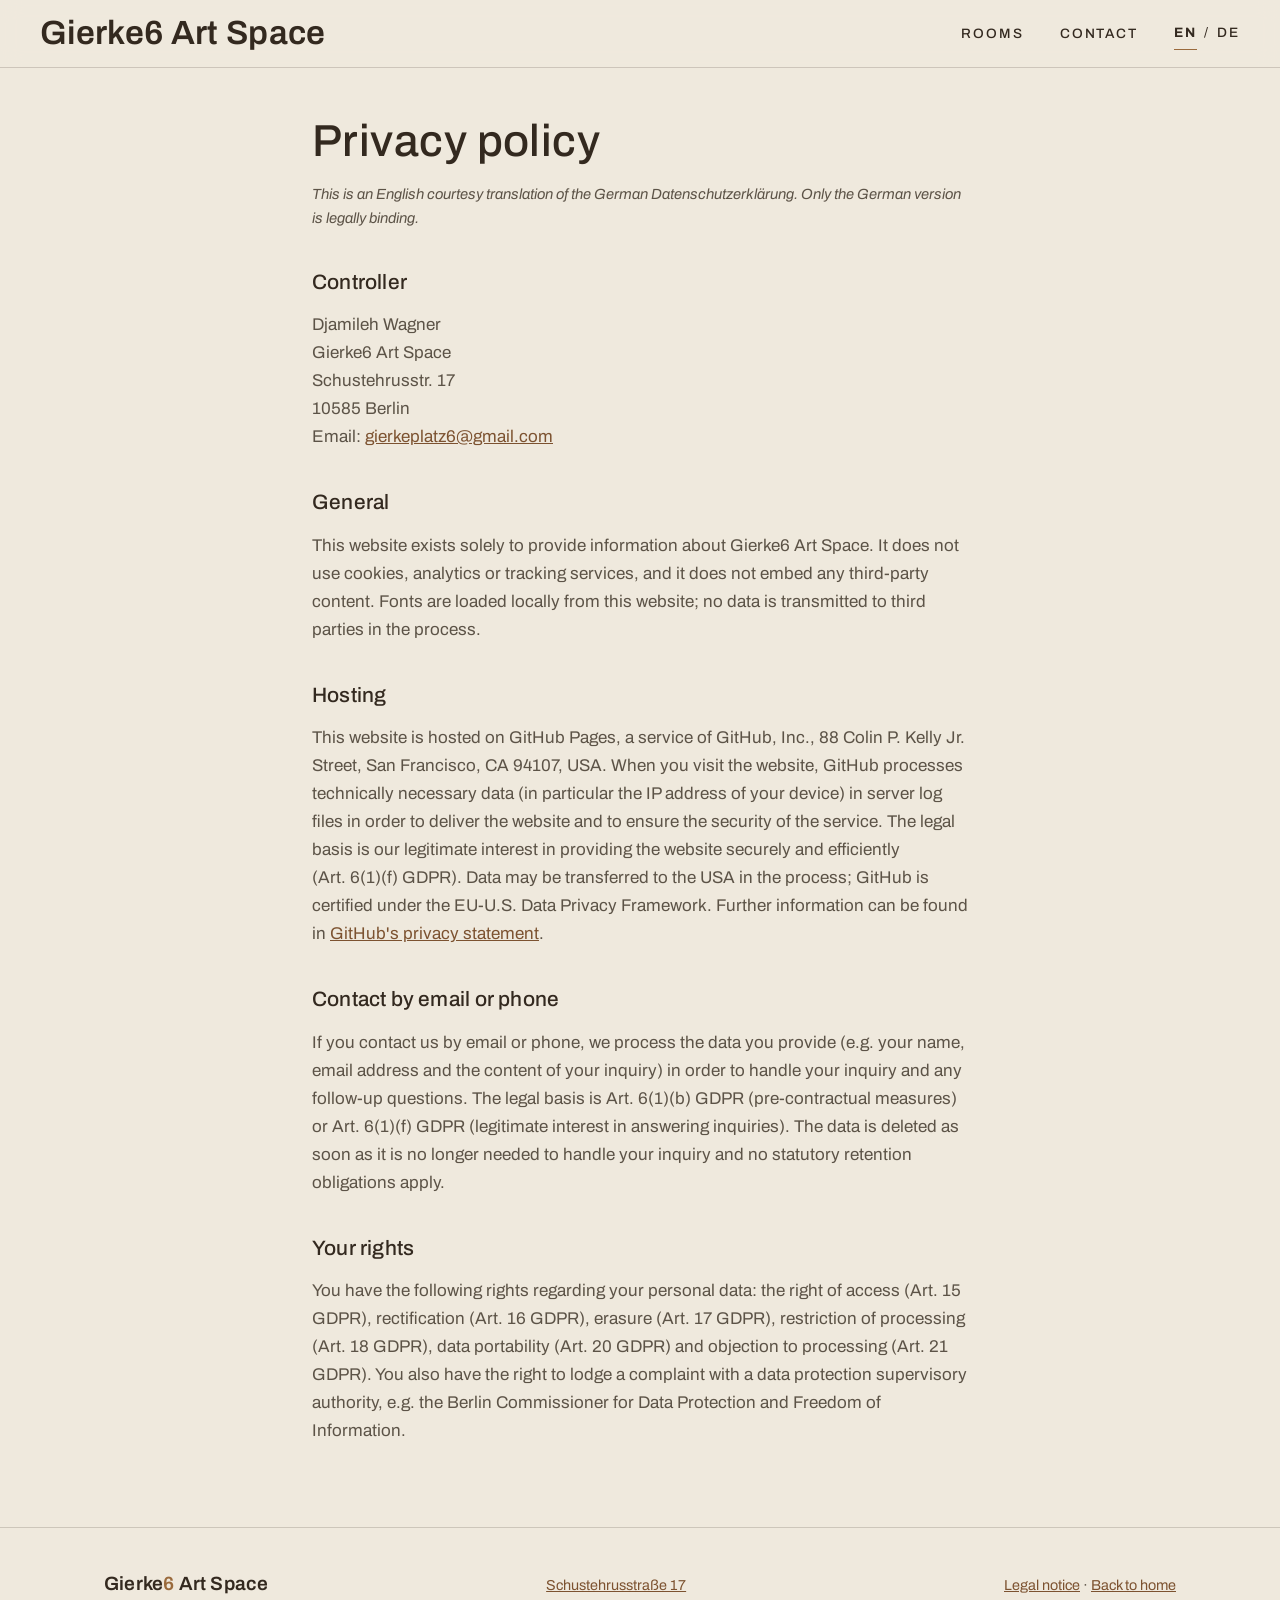
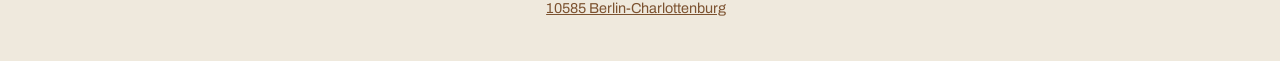
<file: datenschutz.html>
<!DOCTYPE html>
<html lang="en">
<head>
  <meta charset="UTF-8">
  <meta name="viewport" content="width=device-width, initial-scale=1.0">
  <title>Privacy policy – Gierke6 Art Space</title>
  <meta name="robots" content="noindex">
  <meta name="theme-color" content="#EFE9DD">
  <meta name="format-detection" content="address=no">
  <link rel="stylesheet" href="css/style.css?v=20260919-2">
  <link rel="icon" href="data:image/svg+xml,<svg xmlns='http://www.w3.org/2000/svg' viewBox='0 0 100 100'><rect width='100' height='100' fill='%23EFE9DD'/><text x='50' y='72' font-size='64' text-anchor='middle' font-family='Georgia,serif' fill='%2333291F'>G6</text></svg>">
</head>
<body>

<header class="site-header">
  <a class="wordmark" href="index.html">Gierke<span>6</span> Art Space</a>
  <nav class="site-nav" aria-label="Main navigation">
    <button class="nav-toggle" aria-expanded="false" aria-controls="nav-list" aria-label="Open menu" data-label-open="Open menu" data-label-close="Close menu">
      <span></span><span></span>
    </button>
    <ul id="nav-list" class="nav-list">
      <li><a href="index.html#rooms">Rooms</a></li>
      <li><a href="index.html#contact">Contact</a></li>
    </ul>
    <div class="lang-switch" role="group" aria-label="Language">
      <a href="datenschutz.html" lang="en" hreflang="en" aria-label="English" title="English" aria-current="page">EN</a>
      <span aria-hidden="true">/</span>
      <a href="de/datenschutz.html" lang="de" hreflang="de" aria-label="Deutsch" title="Deutsch">DE</a>
    </div>
  </nav>
</header>

<main class="container legal-page">
  <h1>Privacy policy</h1>
  <p class="legal-note">This is an English courtesy translation of the German <em>Datenschutzerklärung</em>. Only the German version is legally binding.</p>

  <h2>Controller</h2>
  <p>
    Djamileh Wagner<br>
    Gierke6 Art Space<br>
    Schustehrusstr. 17<br>
    10585 Berlin<br>
    Email: <a href="mailto:gierkeplatz6@gmail.com">gierkeplatz6@gmail.com</a>
  </p>

  <h2>General</h2>
  <p>This website exists solely to provide information about Gierke6 Art Space. It does not use cookies, analytics or tracking services, and it does not embed any third-party content. Fonts are loaded locally from this website; no data is transmitted to third parties in the process.</p>

  <h2>Hosting</h2>
  <p>This website is hosted on GitHub Pages, a service of GitHub, Inc., 88 Colin P. Kelly Jr. Street, San Francisco, CA 94107, USA. When you visit the website, GitHub processes technically necessary data (in particular the IP address of your device) in server log files in order to deliver the website and to ensure the security of the service. The legal basis is our legitimate interest in providing the website securely and efficiently (Art.&nbsp;6(1)(f) GDPR). Data may be transferred to the USA in the process; GitHub is certified under the EU-U.S. Data Privacy Framework. Further information can be found in <a href="https://docs.github.com/en/site-policy/privacy-policies/github-general-privacy-statement" rel="noopener">GitHub's privacy statement</a>.</p>

  <h2>Contact by email or phone</h2>
  <p>If you contact us by email or phone, we process the data you provide (e.g. your name, email address and the content of your inquiry) in order to handle your inquiry and any follow-up questions. The legal basis is Art.&nbsp;6(1)(b) GDPR (pre-contractual measures) or Art.&nbsp;6(1)(f) GDPR (legitimate interest in answering inquiries). The data is deleted as soon as it is no longer needed to handle your inquiry and no statutory retention obligations apply.</p>

  <h2>Your rights</h2>
  <p>You have the following rights regarding your personal data: the right of access (Art.&nbsp;15 GDPR), rectification (Art.&nbsp;16 GDPR), erasure (Art.&nbsp;17 GDPR), restriction of processing (Art.&nbsp;18 GDPR), data portability (Art.&nbsp;20 GDPR) and objection to processing (Art.&nbsp;21 GDPR). You also have the right to lodge a complaint with a data protection supervisory authority, e.g. the Berlin Commissioner for Data Protection and Freedom of Information.</p>
</main>

<footer class="site-footer">
  <div class="container footer-grid">
    <p class="footer-wordmark">Gierke<span>6</span> Art Space</p>
    <p><a href="https://www.google.com/maps/search/?api=1&amp;query=Schustehrusstra%C3%9Fe%2017%2C%2010585%20Berlin" target="_blank" rel="noopener" aria-label="Schustehrusstraße 17, 10585 Berlin – open in Google Maps (opens in a new tab)">Schustehrusstraße 17<br>10585 Berlin-Charlottenburg</a></p>
    <p><a href="impressum.html">Legal notice</a> · <a href="index.html">Back to home</a></p>
  </div>
</footer>

<script src="js/main.js?v=20260919-2"></script>
</body>
</html>
</file>
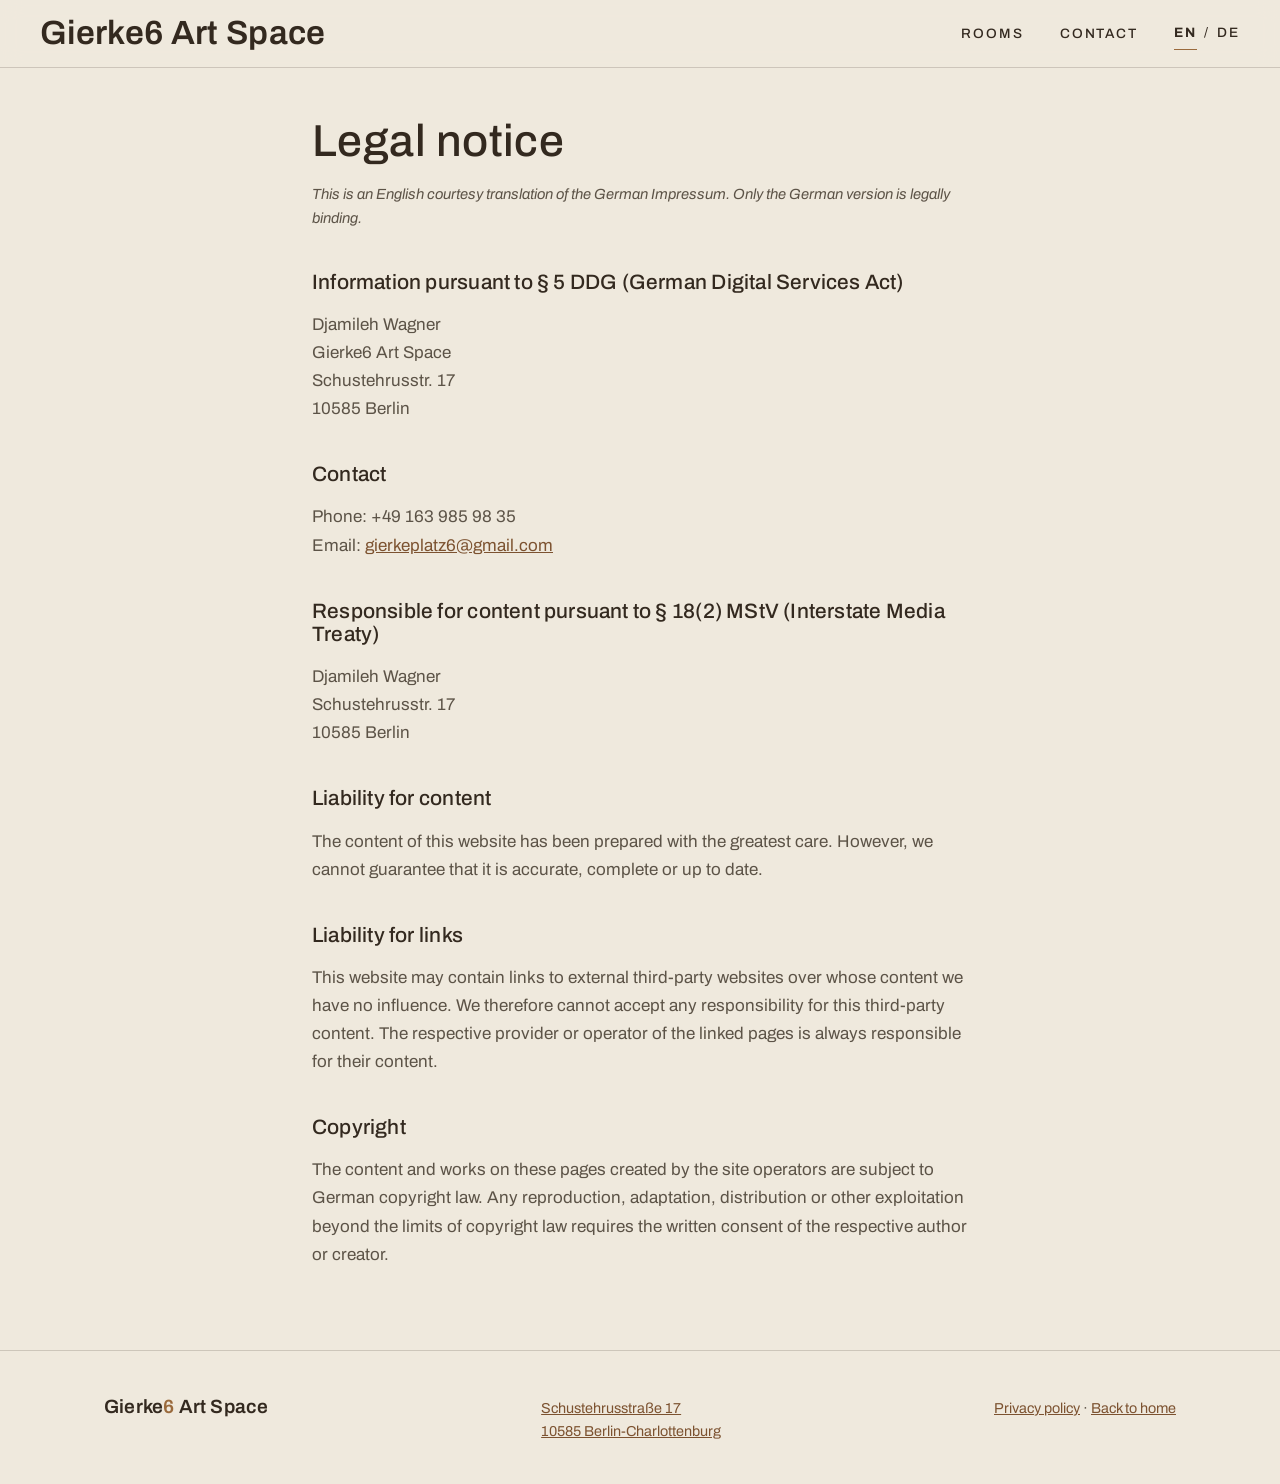
<file: impressum.html>
<!DOCTYPE html>
<html lang="en">
<head>
  <meta charset="UTF-8">
  <meta name="viewport" content="width=device-width, initial-scale=1.0">
  <title>Legal notice – Gierke6 Art Space</title>
  <meta name="robots" content="noindex">
  <meta name="theme-color" content="#EFE9DD">
  <meta name="format-detection" content="address=no">
  <link rel="stylesheet" href="css/style.css?v=20260919-2">
  <link rel="icon" href="data:image/svg+xml,<svg xmlns='http://www.w3.org/2000/svg' viewBox='0 0 100 100'><rect width='100' height='100' fill='%23EFE9DD'/><text x='50' y='72' font-size='64' text-anchor='middle' font-family='Georgia,serif' fill='%2333291F'>G6</text></svg>">
</head>
<body>

<header class="site-header">
  <a class="wordmark" href="index.html">Gierke<span>6</span> Art Space</a>
  <nav class="site-nav" aria-label="Main navigation">
    <button class="nav-toggle" aria-expanded="false" aria-controls="nav-list" aria-label="Open menu" data-label-open="Open menu" data-label-close="Close menu">
      <span></span><span></span>
    </button>
    <ul id="nav-list" class="nav-list">
      <li><a href="index.html#rooms">Rooms</a></li>
      <li><a href="index.html#contact">Contact</a></li>
    </ul>
    <div class="lang-switch" role="group" aria-label="Language">
      <a href="impressum.html" lang="en" hreflang="en" aria-label="English" title="English" aria-current="page">EN</a>
      <span aria-hidden="true">/</span>
      <a href="de/impressum.html" lang="de" hreflang="de" aria-label="Deutsch" title="Deutsch">DE</a>
    </div>
  </nav>
</header>

<main class="container legal-page">
  <h1>Legal notice</h1>
  <p class="legal-note">This is an English courtesy translation of the German <em>Impressum</em>. Only the German version is legally binding.</p>

  <h2>Information pursuant to §&nbsp;5 DDG (German Digital Services Act)</h2>
  <p>
    Djamileh Wagner<br>
    Gierke6 Art Space<br>
    Schustehrusstr. 17<br>
    10585 Berlin
  </p>

  <h2>Contact</h2>
  <p>
    Phone: +49&nbsp;163&nbsp;985&nbsp;98&nbsp;35<br>
    Email: <a href="mailto:gierkeplatz6@gmail.com">gierkeplatz6@gmail.com</a>
  </p>

  <h2>Responsible for content pursuant to §&nbsp;18(2) MStV (Interstate Media Treaty)</h2>
  <p>
    Djamileh Wagner<br>
    Schustehrusstr. 17<br>
    10585 Berlin
  </p>

  <h2>Liability for content</h2>
  <p>The content of this website has been prepared with the greatest care. However, we cannot guarantee that it is accurate, complete or up to date.</p>

  <h2>Liability for links</h2>
  <p>This website may contain links to external third-party websites over whose content we have no influence. We therefore cannot accept any responsibility for this third-party content. The respective provider or operator of the linked pages is always responsible for their content.</p>

  <h2>Copyright</h2>
  <p>The content and works on these pages created by the site operators are subject to German copyright law. Any reproduction, adaptation, distribution or other exploitation beyond the limits of copyright law requires the written consent of the respective author or creator.</p>
</main>

<footer class="site-footer">
  <div class="container footer-grid">
    <p class="footer-wordmark">Gierke<span>6</span> Art Space</p>
    <p><a href="https://www.google.com/maps/search/?api=1&amp;query=Schustehrusstra%C3%9Fe%2017%2C%2010585%20Berlin" target="_blank" rel="noopener" aria-label="Schustehrusstraße 17, 10585 Berlin – open in Google Maps (opens in a new tab)">Schustehrusstraße 17<br>10585 Berlin-Charlottenburg</a></p>
    <p><a href="datenschutz.html">Privacy policy</a> · <a href="index.html">Back to home</a></p>
  </div>
</footer>

<script src="js/main.js?v=20260919-2"></script>
</body>
</html>
</file>
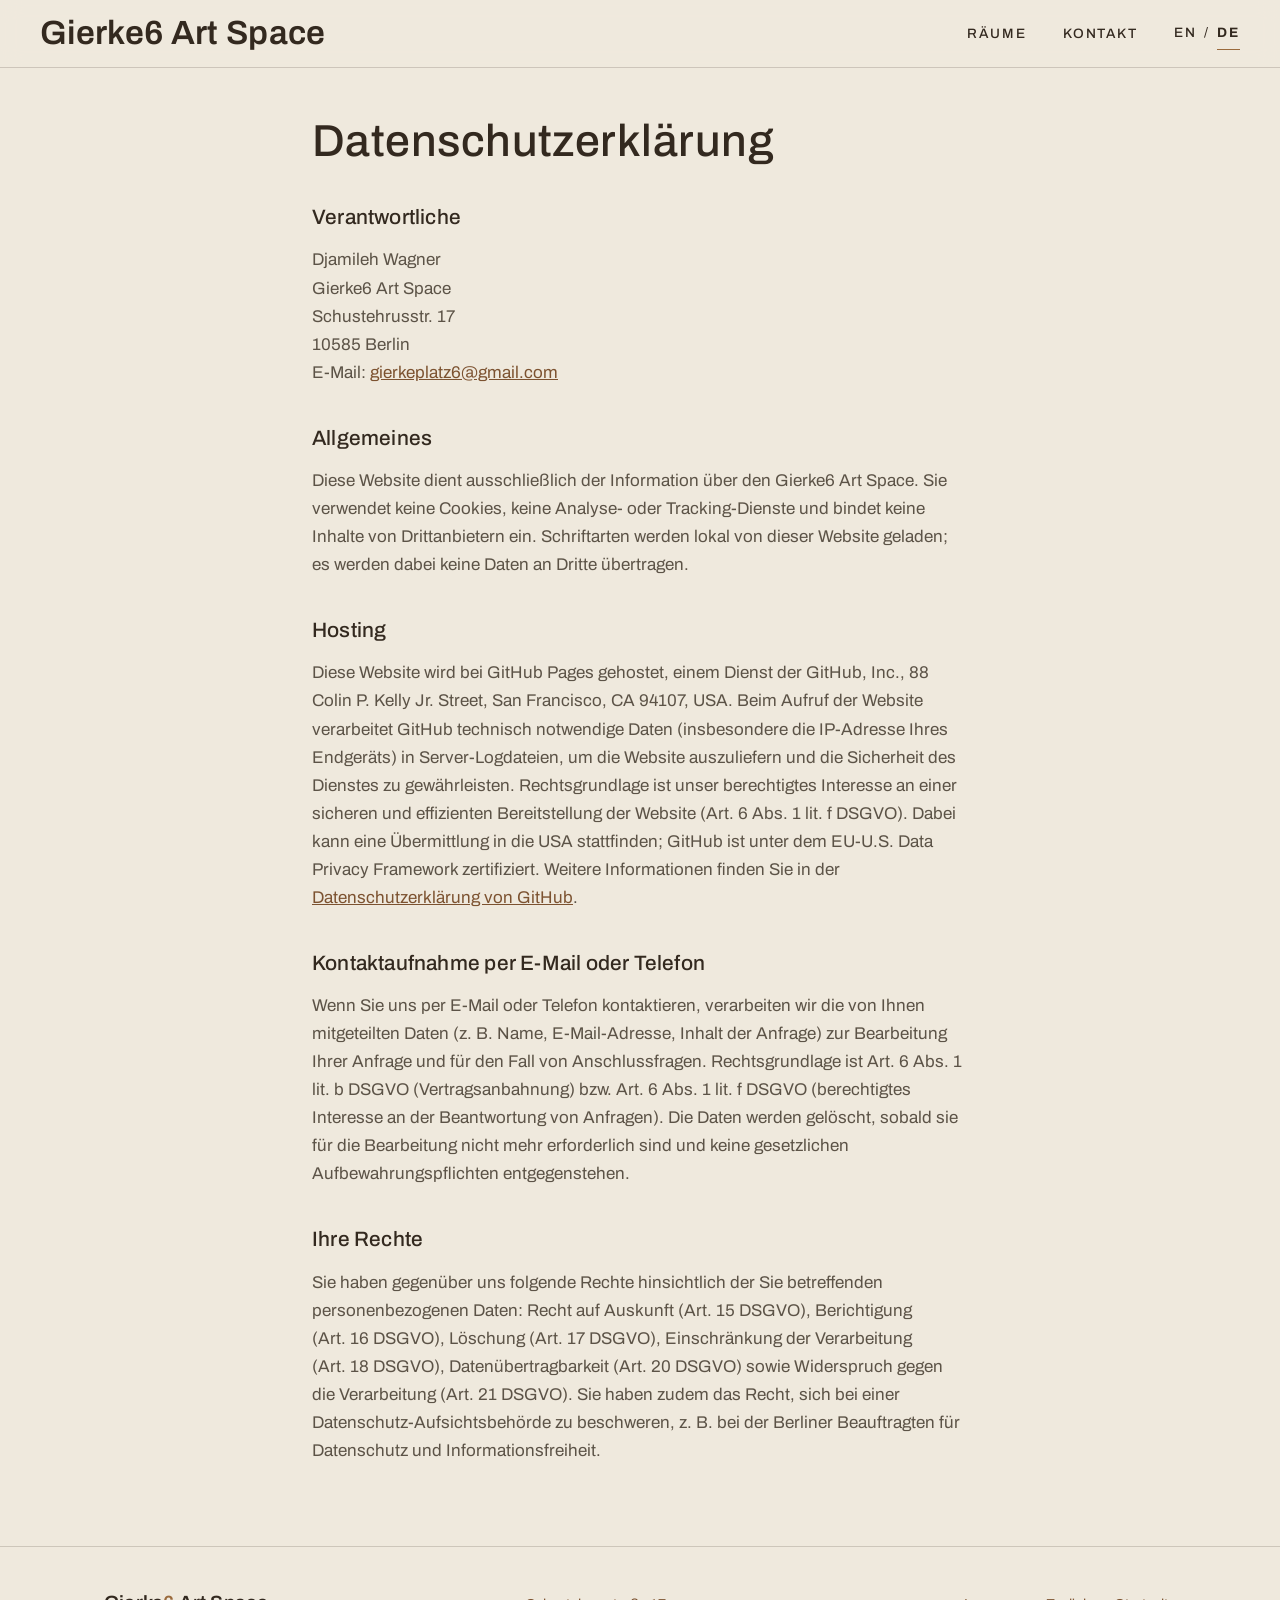
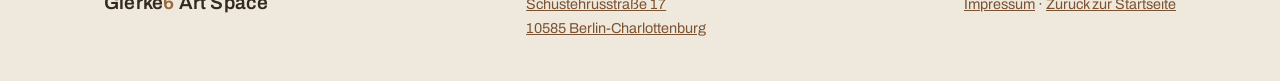
<file: de/datenschutz.html>
<!DOCTYPE html>
<html lang="de">
<head>
  <meta charset="UTF-8">
  <meta name="viewport" content="width=device-width, initial-scale=1.0">
  <title>Datenschutzerklärung – Gierke6 Art Space</title>
  <meta name="robots" content="noindex">
  <meta name="theme-color" content="#EFE9DD">
  <meta name="format-detection" content="address=no">
  <link rel="stylesheet" href="../css/style.css?v=20260919-2">
  <link rel="icon" href="data:image/svg+xml,<svg xmlns='http://www.w3.org/2000/svg' viewBox='0 0 100 100'><rect width='100' height='100' fill='%23EFE9DD'/><text x='50' y='72' font-size='64' text-anchor='middle' font-family='Georgia,serif' fill='%2333291F'>G6</text></svg>">
</head>
<body>

<header class="site-header">
  <a class="wordmark" href="index.html">Gierke<span>6</span> Art Space</a>
  <nav class="site-nav" aria-label="Hauptnavigation">
    <button class="nav-toggle" aria-expanded="false" aria-controls="nav-list" aria-label="Menü öffnen" data-label-open="Menü öffnen" data-label-close="Menü schließen">
      <span></span><span></span>
    </button>
    <ul id="nav-list" class="nav-list">
      <li><a href="index.html#raeume">Räume</a></li>
      <li><a href="index.html#kontakt">Kontakt</a></li>
    </ul>
    <div class="lang-switch" role="group" aria-label="Sprache">
      <a href="../datenschutz.html" lang="en" hreflang="en" aria-label="English" title="English">EN</a>
      <span aria-hidden="true">/</span>
      <a href="datenschutz.html" lang="de" hreflang="de" aria-label="Deutsch" title="Deutsch" aria-current="page">DE</a>
    </div>
  </nav>
</header>

<main class="container legal-page">
  <h1>Datenschutzerklärung</h1>

  <h2>Verantwortliche</h2>
  <p>
    Djamileh Wagner<br>
    Gierke6 Art Space<br>
    Schustehrusstr. 17<br>
    10585 Berlin<br>
    E-Mail: <a href="mailto:gierkeplatz6@gmail.com">gierkeplatz6@gmail.com</a>
  </p>

  <h2>Allgemeines</h2>
  <p>Diese Website dient ausschließlich der Information über den Gierke6 Art Space. Sie verwendet keine Cookies, keine Analyse- oder Tracking-Dienste und bindet keine Inhalte von Drittanbietern ein. Schriftarten werden lokal von dieser Website geladen; es werden dabei keine Daten an Dritte übertragen.</p>

  <h2>Hosting</h2>
  <p>Diese Website wird bei GitHub Pages gehostet, einem Dienst der GitHub, Inc., 88 Colin P. Kelly Jr. Street, San Francisco, CA 94107, USA. Beim Aufruf der Website verarbeitet GitHub technisch notwendige Daten (insbesondere die IP-Adresse Ihres Endgeräts) in Server-Logdateien, um die Website auszuliefern und die Sicherheit des Dienstes zu gewährleisten. Rechtsgrundlage ist unser berechtigtes Interesse an einer sicheren und effizienten Bereitstellung der Website (Art.&nbsp;6 Abs.&nbsp;1 lit.&nbsp;f DSGVO). Dabei kann eine Übermittlung in die USA stattfinden; GitHub ist unter dem EU-U.S. Data Privacy Framework zertifiziert. Weitere Informationen finden Sie in der <a href="https://docs.github.com/de/site-policy/privacy-policies/github-general-privacy-statement" rel="noopener">Datenschutzerklärung von GitHub</a>.</p>

  <h2>Kontaktaufnahme per E-Mail oder Telefon</h2>
  <p>Wenn Sie uns per E-Mail oder Telefon kontaktieren, verarbeiten wir die von Ihnen mitgeteilten Daten (z.&nbsp;B. Name, E-Mail-Adresse, Inhalt der Anfrage) zur Bearbeitung Ihrer Anfrage und für den Fall von Anschlussfragen. Rechtsgrundlage ist Art.&nbsp;6 Abs.&nbsp;1 lit.&nbsp;b DSGVO (Vertragsanbahnung) bzw. Art.&nbsp;6 Abs.&nbsp;1 lit.&nbsp;f DSGVO (berechtigtes Interesse an der Beantwortung von Anfragen). Die Daten werden gelöscht, sobald sie für die Bearbeitung nicht mehr erforderlich sind und keine gesetzlichen Aufbewahrungspflichten entgegenstehen.</p>

  <h2>Ihre Rechte</h2>
  <p>Sie haben gegenüber uns folgende Rechte hinsichtlich der Sie betreffenden personenbezogenen Daten: Recht auf Auskunft (Art.&nbsp;15 DSGVO), Berichtigung (Art.&nbsp;16 DSGVO), Löschung (Art.&nbsp;17 DSGVO), Einschränkung der Verarbeitung (Art.&nbsp;18 DSGVO), Datenübertragbarkeit (Art.&nbsp;20 DSGVO) sowie Widerspruch gegen die Verarbeitung (Art.&nbsp;21 DSGVO). Sie haben zudem das Recht, sich bei einer Datenschutz-Aufsichtsbehörde zu beschweren, z.&nbsp;B. bei der Berliner Beauftragten für Datenschutz und Informationsfreiheit.</p>
</main>

<footer class="site-footer">
  <div class="container footer-grid">
    <p class="footer-wordmark">Gierke<span>6</span> Art Space</p>
    <p><a href="https://www.google.com/maps/search/?api=1&amp;query=Schustehrusstra%C3%9Fe%2017%2C%2010585%20Berlin" target="_blank" rel="noopener" aria-label="Schustehrusstraße 17, 10585 Berlin – in Google Maps öffnen (öffnet in neuem Tab)">Schustehrusstraße 17<br>10585 Berlin-Charlottenburg</a></p>
    <p><a href="impressum.html">Impressum</a> · <a href="index.html">Zurück zur Startseite</a></p>
  </div>
</footer>

<script src="../js/main.js?v=20260919-2"></script>
</body>
</html>
</file>
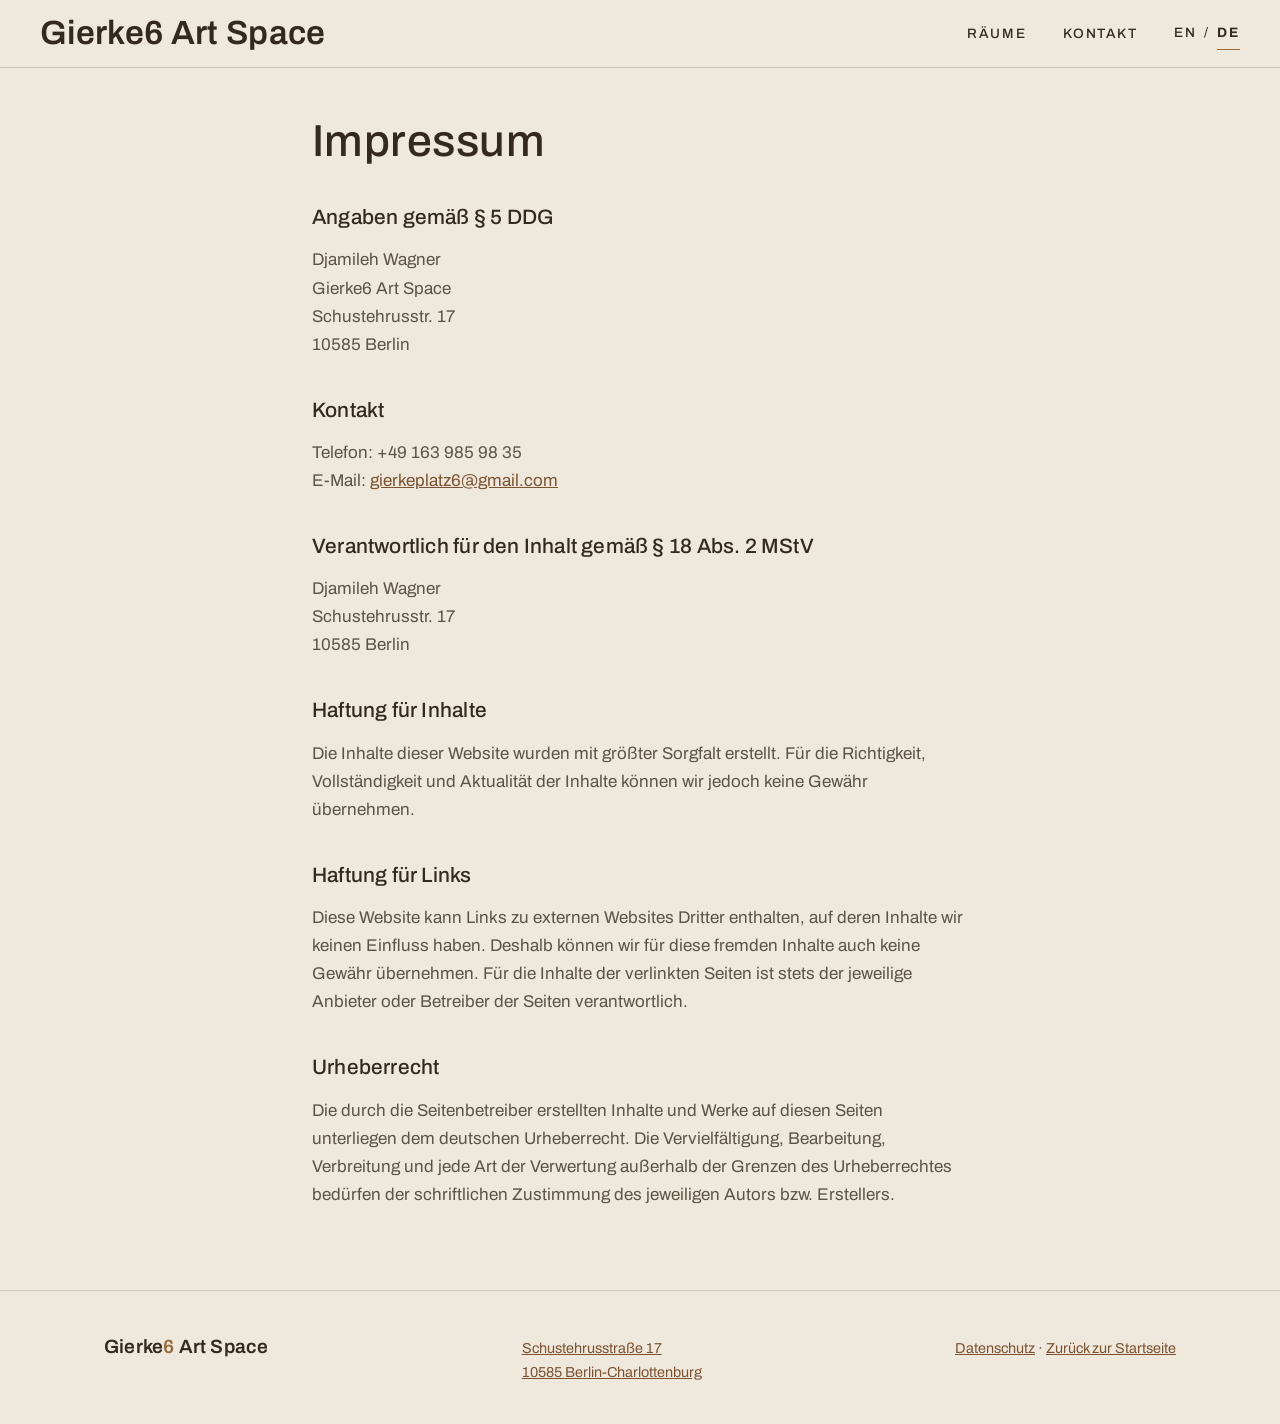
<file: de/impressum.html>
<!DOCTYPE html>
<html lang="de">
<head>
  <meta charset="UTF-8">
  <meta name="viewport" content="width=device-width, initial-scale=1.0">
  <title>Impressum – Gierke6 Art Space</title>
  <meta name="robots" content="noindex">
  <meta name="theme-color" content="#EFE9DD">
  <meta name="format-detection" content="address=no">
  <link rel="stylesheet" href="../css/style.css?v=20260919-2">
  <link rel="icon" href="data:image/svg+xml,<svg xmlns='http://www.w3.org/2000/svg' viewBox='0 0 100 100'><rect width='100' height='100' fill='%23EFE9DD'/><text x='50' y='72' font-size='64' text-anchor='middle' font-family='Georgia,serif' fill='%2333291F'>G6</text></svg>">
</head>
<body>

<header class="site-header">
  <a class="wordmark" href="index.html">Gierke<span>6</span> Art Space</a>
  <nav class="site-nav" aria-label="Hauptnavigation">
    <button class="nav-toggle" aria-expanded="false" aria-controls="nav-list" aria-label="Menü öffnen" data-label-open="Menü öffnen" data-label-close="Menü schließen">
      <span></span><span></span>
    </button>
    <ul id="nav-list" class="nav-list">
      <li><a href="index.html#raeume">Räume</a></li>
      <li><a href="index.html#kontakt">Kontakt</a></li>
    </ul>
    <div class="lang-switch" role="group" aria-label="Sprache">
      <a href="../impressum.html" lang="en" hreflang="en" aria-label="English" title="English">EN</a>
      <span aria-hidden="true">/</span>
      <a href="impressum.html" lang="de" hreflang="de" aria-label="Deutsch" title="Deutsch" aria-current="page">DE</a>
    </div>
  </nav>
</header>

<main class="container legal-page">
  <h1>Impressum</h1>

  <h2>Angaben gemäß §&nbsp;5 DDG</h2>
  <p>
    Djamileh Wagner<br>
    Gierke6 Art Space<br>
    Schustehrusstr. 17<br>
    10585 Berlin
  </p>

  <h2>Kontakt</h2>
  <p>
    Telefon: +49&nbsp;163&nbsp;985&nbsp;98&nbsp;35<br>
    E-Mail: <a href="mailto:gierkeplatz6@gmail.com">gierkeplatz6@gmail.com</a>
  </p>

  <h2>Verantwortlich für den Inhalt gemäß §&nbsp;18 Abs.&nbsp;2 MStV</h2>
  <p>
    Djamileh Wagner<br>
    Schustehrusstr. 17<br>
    10585 Berlin
  </p>

  <h2>Haftung für Inhalte</h2>
  <p>Die Inhalte dieser Website wurden mit größter Sorgfalt erstellt. Für die Richtigkeit, Vollständigkeit und Aktualität der Inhalte können wir jedoch keine Gewähr übernehmen.</p>

  <h2>Haftung für Links</h2>
  <p>Diese Website kann Links zu externen Websites Dritter enthalten, auf deren Inhalte wir keinen Einfluss haben. Deshalb können wir für diese fremden Inhalte auch keine Gewähr übernehmen. Für die Inhalte der verlinkten Seiten ist stets der jeweilige Anbieter oder Betreiber der Seiten verantwortlich.</p>

  <h2>Urheberrecht</h2>
  <p>Die durch die Seitenbetreiber erstellten Inhalte und Werke auf diesen Seiten unterliegen dem deutschen Urheberrecht. Die Vervielfältigung, Bearbeitung, Verbreitung und jede Art der Verwertung außerhalb der Grenzen des Urheberrechtes bedürfen der schriftlichen Zustimmung des jeweiligen Autors bzw. Erstellers.</p>
</main>

<footer class="site-footer">
  <div class="container footer-grid">
    <p class="footer-wordmark">Gierke<span>6</span> Art Space</p>
    <p><a href="https://www.google.com/maps/search/?api=1&amp;query=Schustehrusstra%C3%9Fe%2017%2C%2010585%20Berlin" target="_blank" rel="noopener" aria-label="Schustehrusstraße 17, 10585 Berlin – in Google Maps öffnen (öffnet in neuem Tab)">Schustehrusstraße 17<br>10585 Berlin-Charlottenburg</a></p>
    <p><a href="datenschutz.html">Datenschutz</a> · <a href="index.html">Zurück zur Startseite</a></p>
  </div>
</footer>

<script src="../js/main.js?v=20260919-2"></script>
</body>
</html>
</file>
<file: css/style.css>
/* ============================================================
   Gierke6 Art Space — palette drawn from the rooms themselves:
   linen ground, plaster grey-green walls, pine floor, dark wood ink
   ============================================================ */

/* Self-hosted Archivo (DSGVO: keine Anfragen an Google-Server) */
@font-face { font-family: "Archivo"; src: url("../fonts/archivo-latin-400-normal.woff2") format("woff2"); font-weight: 400; font-style: normal; font-display: swap; }
@font-face { font-family: "Archivo"; src: url("../fonts/archivo-latin-500-normal.woff2") format("woff2"); font-weight: 500; font-style: normal; font-display: swap; }
@font-face { font-family: "Archivo"; src: url("../fonts/archivo-latin-600-normal.woff2") format("woff2"); font-weight: 600; font-style: normal; font-display: swap; }
@font-face { font-family: "Archivo"; src: url("../fonts/archivo-latin-700-normal.woff2") format("woff2"); font-weight: 700; font-style: normal; font-display: swap; }
@font-face { font-family: "Archivo"; src: url("../fonts/archivo-latin-400-italic.woff2") format("woff2"); font-weight: 400; font-style: italic; font-display: swap; }
:root {
  --linen:   #EFE9DD;  /* page ground */
  --plaster: #DDDDD4;  /* wall grey-green, alternate sections */
  --pine:    #9A6A3C;  /* floor tone — decoration only, NOT text-safe on linen or ink */
  --umber:   #7C5230;  /* buttons, links */
  --ink:     #33291F;  /* text, near-black warm brown */
  --ink-soft:#5C5347;
  --line:    rgba(51, 41, 31, 0.18);

  --font-display: "Archivo", "Helvetica Neue", Arial, sans-serif;
  --font-body: "Archivo", "Helvetica Neue", Arial, sans-serif;

  --max-w: 72rem;
  --max-w-narrow: 46rem;
  --header-h: 4.25rem;
}

*, *::before, *::after { box-sizing: border-box; }

html { scroll-behavior: smooth; }

/* anchors land below the fixed header */
[id] { scroll-margin-top: calc(var(--header-h) + 1rem); }

body {
  margin: 0;
  background: var(--linen);
  color: var(--ink);
  font-family: var(--font-body);
  font-size: 1.0625rem;
  line-height: 1.65;
  -webkit-font-smoothing: antialiased;
}

img { max-width: 100%; display: block; }

h1, h2, h3 {
  font-family: var(--font-display);
  font-weight: 500;
  line-height: 1.12;
  letter-spacing: 0.01em;
  margin: 0 0 1rem;
}

.sr-only {
  position: absolute;
  width: 1px;
  height: 1px;
  padding: 0;
  margin: -1px;
  overflow: hidden;
  clip-path: inset(50%);
  white-space: nowrap;
  border: 0;
}

a { color: var(--umber); }

.container {
  max-width: var(--max-w);
  margin-inline: auto;
  padding-inline: clamp(1.25rem, 4vw, 2.5rem);
}
.container.narrow { max-width: var(--max-w-narrow); }

/* ---------- Header ---------- */
.site-header {
  position: fixed;
  inset: 0 0 auto 0;
  z-index: 20;
  height: var(--header-h);
  display: flex;
  align-items: center;
  justify-content: space-between;
  padding-inline: clamp(1.25rem, 4vw, 2.5rem);
  background: color-mix(in srgb, var(--linen) 88%, transparent);
  backdrop-filter: blur(10px);
  -webkit-backdrop-filter: blur(10px);
  border-bottom: 1px solid var(--line);
}

.wordmark, .footer-wordmark {
  font-family: var(--font-display);
  font-weight: 600;
  font-size: 1.2rem;
  letter-spacing: 0.01em;
  color: var(--ink);
  text-decoration: none;
}
.wordmark { font-size: 2.1rem; white-space: nowrap; }
.footer-wordmark span { color: var(--pine); }

.site-nav {
  display: flex;
  align-items: center;
  gap: 2.25rem;
}

.nav-list {
  display: flex;
  gap: 2.25rem;
  list-style: none;
  margin: 0;
  padding: 0;
}

/* EN / DE switch */
.lang-switch {
  display: flex;
  align-items: center;
  gap: 0.45rem;
  font-size: 0.85rem;
  letter-spacing: 0.14em;
  color: var(--ink);
}
.lang-switch a {
  position: relative;
  font-weight: 500;
  line-height: 1.1;
  text-decoration: none;
  color: inherit;
  padding-block: 0.5rem;
  border-top: 1px solid transparent;
  border-bottom: 1px solid transparent;
  transition: border-color 0.2s ease;
}
.lang-switch a::after { content: ""; position: absolute; inset: -0.4rem; } /* larger tap area, same look */
.lang-switch a[aria-current] {
  font-weight: 700;
  border-bottom-color: var(--pine);
}
.lang-switch a:hover,
.lang-switch a:focus-visible { border-bottom-color: var(--pine); }
.lang-switch a:focus-visible,
.nav-list a:focus-visible { outline: 2px solid currentColor; outline-offset: 3px; }
.nav-list a {
  font-size: 0.85rem;
  font-weight: 500;
  letter-spacing: 0.14em;
  text-transform: uppercase;
  text-decoration: none;
  color: var(--ink);
  padding-block: 0.5rem;
  border-bottom: 1px solid transparent;
  transition: border-color 0.2s ease;
}
.nav-list a:hover, .nav-list a:focus-visible { border-bottom-color: var(--pine); }

.nav-toggle {
  display: none;
  background: none;
  border: 0;
  padding: 0.75rem 0.25rem;
  cursor: pointer;
}
.nav-toggle span {
  display: block;
  width: 1.5rem;
  height: 2px;
  background: var(--ink);
  margin: 5px 0;
  transition: transform 0.25s ease, opacity 0.25s ease;
}
.nav-toggle[aria-expanded="true"] span:first-child { transform: translateY(3.5px) rotate(45deg); }
.nav-toggle[aria-expanded="true"] span:last-child  { transform: translateY(-3.5px) rotate(-45deg); }

/* transparent header while over the hero (JS swaps to solid on scroll) */
.js .site-header.over-hero:not(.is-scrolled) {
  background: transparent;
  border-bottom-color: transparent;
  backdrop-filter: none;
  -webkit-backdrop-filter: none;
}
.js .site-header.over-hero:not(.is-scrolled) .wordmark,
.js .site-header.over-hero:not(.is-scrolled) .nav-list a,
.js .site-header.over-hero:not(.is-scrolled) .lang-switch { color: #F6F1E7; }
.js .site-header.over-hero:not(.is-scrolled) .nav-toggle span { background: #F6F1E7; }
.js .site-header.over-hero:not(.is-scrolled) .lang-switch a[aria-current],
.js .site-header.over-hero:not(.is-scrolled) .lang-switch a:hover,
.js .site-header.over-hero:not(.is-scrolled) .lang-switch a:focus-visible,
.js .site-header.over-hero:not(.is-scrolled) .nav-list a:hover,
.js .site-header.over-hero:not(.is-scrolled) .nav-list a:focus-visible { border-bottom-color: currentColor; }
.js .site-header.over-hero:not(.is-scrolled) .nav-list.is-open { background: var(--linen); }
.js .site-header.over-hero:not(.is-scrolled) .nav-list.is-open a { color: var(--ink); }

/* ---------- Section dots (right-edge page navigation) ---------- */
.section-dots {
  position: fixed;
  top: 50%;
  right: clamp(1rem, 3vw, 2rem);
  transform: translateY(-50%);
  z-index: 15;
  display: flex;
  flex-direction: column;
  gap: 0.9rem;
  padding: 0.9rem 0.55rem;
  border-radius: 999px;
  background: color-mix(in srgb, var(--ink) 55%, transparent);
  backdrop-filter: blur(6px);
  -webkit-backdrop-filter: blur(6px);
}
.section-dots a {
  position: relative;
  display: block;
  padding: 0.2rem;
}
.section-dots .dot {
  display: block;
  width: 8px;
  height: 8px;
  border-radius: 50%;
  background: rgba(255, 255, 255, 0.45);
  transition: background 0.25s ease, transform 0.25s ease;
}
.section-dots a:hover .dot,
.section-dots a:focus-visible .dot,
.section-dots a[aria-current="true"] .dot {
  background: #fff;
  transform: scale(1.35);
}
.section-dots .dot-label {
  position: absolute;
  right: 100%;
  top: 50%;
  transform: translateY(-50%);
  margin-right: 0.7rem;
  white-space: nowrap;
  font-size: 0.72rem;
  font-weight: 500;
  letter-spacing: 0.08em;
  text-transform: uppercase;
  color: #F6F1E7;
  background: var(--ink);
  padding: 0.3rem 0.65rem;
  border-radius: 4px;
  opacity: 0;
  pointer-events: none;
  transition: opacity 0.2s ease;
}
.section-dots a:hover .dot-label,
.section-dots a:focus-visible .dot-label {
  opacity: 1;
}
@media (max-width: 79.9rem) {
  .section-dots { display: none; }
}
@media (prefers-reduced-motion: reduce) {
  .section-dots .dot { transition: none; }
}

/* ---------- Hero ---------- */
.hero {
  position: relative;
  min-height: 100svh;
  display: flex;
  flex-direction: column;
  justify-content: center;
  isolation: isolate;
}
.hero-img {
  position: absolute;
  inset: 0;
  width: 100%;
  height: 100%;
  object-fit: cover;
  z-index: -2;
}
.hero-scrim {
  position: absolute;
  inset: 0;
  z-index: -1;
  background:
    radial-gradient(ellipse 55% 38% at 50% 55%, rgba(28, 20, 12, 0.34), rgba(28, 20, 12, 0) 100%),
    linear-gradient(to bottom, rgba(28, 20, 12, 0.38) 0, rgba(28, 20, 12, 0) 8rem),
    linear-gradient(to top, rgba(28, 20, 12, 0.72) 0%, rgba(28, 20, 12, 0.25) 45%, rgba(28, 20, 12, 0.32) 100%);
}
.hero-content {
  padding: var(--header-h) clamp(1.25rem, 5vw, 4rem) 0;
  width: 100%;
  max-width: 60rem;
  margin-inline: auto;
  text-align: center;
  color: #F6F1E7;
}
.hero-kicker {
  font-size: 1.6rem;
  font-weight: 600;
  letter-spacing: 0.28em;
  text-transform: uppercase;
  margin: 0 0 1.25rem;
  color: #E5D9C4;
}
.hero h1 {
  font-size: clamp(2.2rem, 6vw, 4.6rem);
  font-weight: 600;
  text-transform: uppercase;
  letter-spacing: 0.03em;
  margin-bottom: 1.25rem;
  text-wrap: balance;
}
/* rotating headline word (zimmer48-style), built by JS */
.hero-rotator {
  display: inline-block;
  transition: opacity 0.45s ease, transform 0.45s ease;
}
.hero-rotator.is-out {
  opacity: 0;
  transform: translateY(0.35em);
}
.hero-sub {
  font-size: clamp(1.05rem, 2vw, 1.3rem);
  margin: 0 0 2.25rem;
  color: #EFE7D8;
}
.hero-kicker, .hero-sub { text-shadow: 0 1px 2px rgba(28, 20, 12, 0.35), 0 0 22px rgba(28, 20, 12, 0.45); }
.hero-actions { display: flex; gap: 1rem; flex-wrap: wrap; justify-content: center; }

/* ---------- Buttons ---------- */
.btn {
  display: inline-block;
  padding: 0.85rem 2.1rem;
  font-size: 0.85rem;
  font-weight: 600;
  letter-spacing: 0.16em;
  text-transform: uppercase;
  text-decoration: none;
  border: 1px solid transparent;
  transition: background-color 0.2s ease, color 0.2s ease, border-color 0.2s ease;
}
.btn:focus-visible {
  outline: 2px solid currentColor;
  outline-offset: 3px;
}
.btn-solid {
  background: var(--umber);
  color: #F6F1E7;
  border-color: var(--umber);
}
.btn-solid:hover, .btn-solid:focus-visible {
  background: var(--ink);
  border-color: var(--ink);
}
.btn-ghost {
  color: #F6F1E7;
  border-color: rgba(246, 241, 231, 0.7);
}
.btn-ghost:hover, .btn-ghost:focus-visible {
  background: rgba(246, 241, 231, 0.14);
  border-color: #F6F1E7;
}

/* ---------- Intro ---------- */
.intro { padding: clamp(4.5rem, 10vh, 7.5rem) 0 0; text-align: center; }
.eyebrow {
  font-size: 1.2rem;
  font-weight: 600;
  letter-spacing: 0.26em;
  text-transform: uppercase;
  color: var(--umber); /* pine fails AA contrast at this size on linen */
  margin: 0 0 1rem;
}
.nb { white-space: nowrap; }
.use-list {
  word-spacing: 0.22em;
  font-size: 1.38rem;
  color: var(--ink-soft);
  margin: 0 0 2.5rem;
}
/* keep both lines on a single line where there's room, breaking out of the
   narrow text column instead of wrapping at the larger size */
@media (min-width: 68rem) {
  .eyebrow, .use-list {
    position: relative;
    left: 50%;
    translate: -50% 0; /* standalone property: won't clash with .reveal's transform */
    width: max-content;
    max-width: none;
    white-space: nowrap;
  }
}
.intro h2 {
  font-size: clamp(1.9rem, 4.4vw, 3.1rem);
  text-wrap: balance;
}
.lede { text-wrap: balance; font-size: clamp(1.1rem, 2vw, 1.3rem); color: var(--ink-soft); margin: 0 auto 2rem; }
.conditions {
  text-wrap: balance;
  font-family: var(--font-display);
  font-style: italic;
  font-size: clamp(1.25rem, 2.2vw, 1.5rem);
  line-height: 1.5;
  border-top: 1px solid var(--line);
  border-bottom: 1px solid var(--line);
  padding: 1.5rem 0;
  max-width: 34rem;
  margin: 0 auto 3.5rem;
}

.fact-strip {
  display: grid;
  grid-template-columns: repeat(4, 1fr);
  border-top: 1px solid var(--line);
  border-bottom: 1px solid var(--line);
  max-width: var(--max-w);
  margin-inline: auto;
}
.fact {
  padding: 2rem 1rem;
  display: flex;
  flex-direction: column;
  align-items: center;
  gap: 0.35rem;
}
.fact-icon {
  width: 4rem;
  height: 4rem;
  color: var(--umber);
  margin-bottom: 0.6rem;
}
.fact + .fact { border-left: 1px solid var(--line); }
.fact-num {
  font-family: var(--font-display);
  font-size: clamp(1.7rem, 3.4vw, 2.6rem);
  line-height: 1;
}
.fact-label {
  text-wrap: balance;
  font-size: 0.78rem;
  font-weight: 500;
  letter-spacing: 0.14em;
  text-transform: uppercase;
  color: var(--ink-soft);
}

/* ---------- Wall labels ---------- */
.labels-section {
  background: var(--plaster);
  padding: clamp(4rem, 9vh, 6.5rem) 0;
  margin-top: clamp(4rem, 9vh, 6.5rem);
}
.label-grid {
  list-style: none;
  margin: 0;
  padding: 0;
  display: grid;
  grid-template-columns: repeat(2, 1fr);
  grid-auto-rows: 1fr; /* all four cards share the same height */
  gap: clamp(1.25rem, 2.5vw, 2rem);
  max-width: 58rem;
  margin-inline: auto;
}
@media (max-width: 40rem) {
  .label-grid { grid-template-columns: 1fr; grid-auto-rows: auto; }
}
.wall-label {
  background: var(--linen);
  padding: 2rem 1.75rem 2.25rem;
  box-shadow: 0 1px 2px rgba(51, 41, 31, 0.08), 0 8px 24px rgba(51, 41, 31, 0.06);
}
.label-icon {
  width: 3.5rem;
  height: 3.5rem;
  color: var(--umber);
  margin-bottom: 0.85rem;
}
.wall-label h3 {
  font-size: 1.35rem;
  padding-bottom: 0.85rem;
  border-bottom: 1px solid var(--line);
  margin-bottom: 1rem;
}
.wall-label ul {
  list-style: none;
  margin: 0;
  padding: 0;
  font-size: 0.95rem;
  color: var(--ink-soft);
}
.wall-label li + li { margin-top: 0.6rem; }

/* ---------- Rooms ---------- */
.rooms { padding: clamp(4.5rem, 10vh, 7.5rem) 0 0; }
.rooms h2 { font-size: clamp(1.9rem, 4.4vw, 3.1rem); }
.rooms-text p { margin: 0 0 1.25rem; color: var(--ink-soft); }
.rooms-closing {
  font-family: var(--font-display);
  font-style: italic;
  font-size: 1.2rem;
  color: var(--ink);
}

.gallery {
  display: grid;
  grid-template-columns: 1fr;
  gap: clamp(1.5rem, 3vw, 2.5rem);
  margin-top: clamp(2.5rem, 6vh, 4rem);
}
.gallery figure { margin: 0; }
.gallery img { width: 100%; aspect-ratio: 16 / 9; object-fit: cover; }
.gallery figcaption {
  font-size: 0.8rem;
  letter-spacing: 0.1em;
  text-transform: uppercase;
  color: var(--ink-soft);
  margin-top: 0.7rem;
}
.ph-frame {
  aspect-ratio: 4 / 3;
  border: 1px dashed var(--line);
  background: color-mix(in srgb, var(--plaster) 55%, var(--linen));
  display: grid;
  place-items: center;
}
.ph-frame span {
  font-size: 0.8rem;
  letter-spacing: 0.18em;
  text-transform: uppercase;
  color: var(--ink-soft);
}

/* ---------- Contact (inverted — the page's destination) ---------- */
.contact {
  text-align: center;
  padding: clamp(4.5rem, 10vh, 7.5rem) 0;
  margin-top: clamp(4.5rem, 10vh, 7.5rem);
  background: var(--ink);
  color: #EFE7D8;
}
.contact h2 { font-size: clamp(1.9rem, 4.4vw, 3.1rem); color: #F6F1E7; }
.contact p { text-wrap: balance; color: #D9CFBF; max-width: 34rem; margin-inline: auto; }
.contact-hint {
  font-family: var(--font-display);
  font-style: italic;
  font-size: 1.1rem;
  margin-top: 1rem;
}
.contact-actions {
  margin-top: 2.25rem;
  display: flex;
  gap: 1rem;
  justify-content: center;
  flex-wrap: wrap;
}
.contact .btn-solid { background: #C99A63; border-color: #C99A63; color: var(--ink); }
.contact .btn-solid:hover, .contact .btn-solid:focus-visible { background: #B8874F; border-color: #B8874F; color: var(--ink); }
.contact-mail { margin-top: 1.5rem; font-size: 0.95rem; }
.contact-mail a { color: #E5C9A6; }

/* ---------- Footer ---------- */
.site-footer {
  border-top: 1px solid var(--line);
  padding: 2.5rem 0;
  font-size: 0.9rem;
  color: var(--ink-soft);
}
.footer-grid {
  display: flex;
  flex-wrap: wrap;
  gap: 1.5rem 3rem;
  align-items: baseline;
  justify-content: space-between;
}
.footer-grid p { margin: 0; }

/* ---------- Reveal on scroll (gated on .js so no-JS visitors see everything) ---------- */
.js .reveal {
  opacity: 0;
  transform: translateY(1.25rem);
  transition: opacity 0.7s ease, transform 0.7s ease;
}
.js .reveal.is-visible { opacity: 1; transform: none; }

/* ---------- Responsive ---------- */
@media (max-width: 47.9rem) {
  .br-lg { display: none; }
  .wordmark { font-size: clamp(1.25rem, 6.2vw, 2.1rem); }
  .site-nav { gap: 0.5rem; }
  .lang-switch { order: -1; }
  .lang-switch a { padding-block: 0.3rem; }
  .lang-switch a::after { inset: -0.6rem -0.4rem; }
  .nav-toggle {
    display: flex;
    flex-direction: column;
    align-items: center;
    justify-content: center;
    gap: 5px;
    width: 44px;
    height: 44px;
    padding: 0;
    margin-right: -10px; /* bars line up with the 20px page gutter, tap area stays 44px */
  }
  .nav-toggle span { margin: 0; }
  .nav-list {
    position: absolute;
    top: var(--header-h);
    right: 0;
    left: 0;
    flex-direction: column;
    gap: 0;
    background: var(--linen);
    border-bottom: 1px solid var(--line);
    display: none;
  }
  .nav-list.is-open { display: flex; }
  .nav-list li { border-top: 1px solid var(--line); }
  .nav-list a { display: block; padding: 1rem clamp(1.25rem, 4vw, 2.5rem); }

  .fact-strip { grid-template-columns: repeat(2, 1fr); }
  .fact + .fact { border-left: 0; }
  .fact:nth-child(even) { border-left: 1px solid var(--line); }
  .fact:nth-child(n+3) { border-top: 1px solid var(--line); }
}

@media (max-width: 47.9rem) {
  .site-footer a { display: inline-block; padding: 0.35rem 0; }
}

/* ---------- Phones (<= 480px) ---------- */
@media (max-width: 30rem) {
  .hero-kicker { font-size: clamp(1.05rem, 5.9vw, 1.6rem); letter-spacing: 0.22em; }
  .eyebrow { font-size: clamp(0.85rem, 4.3vw, 1.2rem); letter-spacing: 0.18em; text-wrap: balance; }
  .hero-actions .btn { min-width: 13.5rem; text-align: center; }
  .contact-actions { flex-direction: column; align-items: stretch; max-width: 18rem; margin-inline: auto; }
  .contact-actions .btn { text-align: center; }
}

/* ---------- Very small phones (<= 360px) ---------- */
@media (max-width: 22.5rem) {
  .wordmark { font-size: 1.05rem; }
  .lang-switch { font-size: 0.78rem; letter-spacing: 0.1em; gap: 0.3rem; }
}

/* ---------- Reduced motion ---------- */
@media (prefers-reduced-motion: reduce) {
  html { scroll-behavior: auto; }
  .js .reveal { opacity: 1; transform: none; transition: none; }
  * { transition-duration: 0.01ms !important; }
}

/* ---------- Impressum page ---------- */
.legal-page {
  padding: calc(var(--header-h) + 3rem) clamp(1.25rem, 4vw, 2.5rem) 4rem;
  max-width: var(--max-w-narrow);
}
.legal-page h1 { font-size: clamp(1.9rem, 4.4vw, 2.8rem); }
.legal-page h2 { font-size: 1.3rem; margin-top: 2.5rem; }
.legal-page p { color: var(--ink-soft); }
.legal-page .legal-note { font-size: 0.92rem; font-style: italic; margin-bottom: 0; }
</file>
